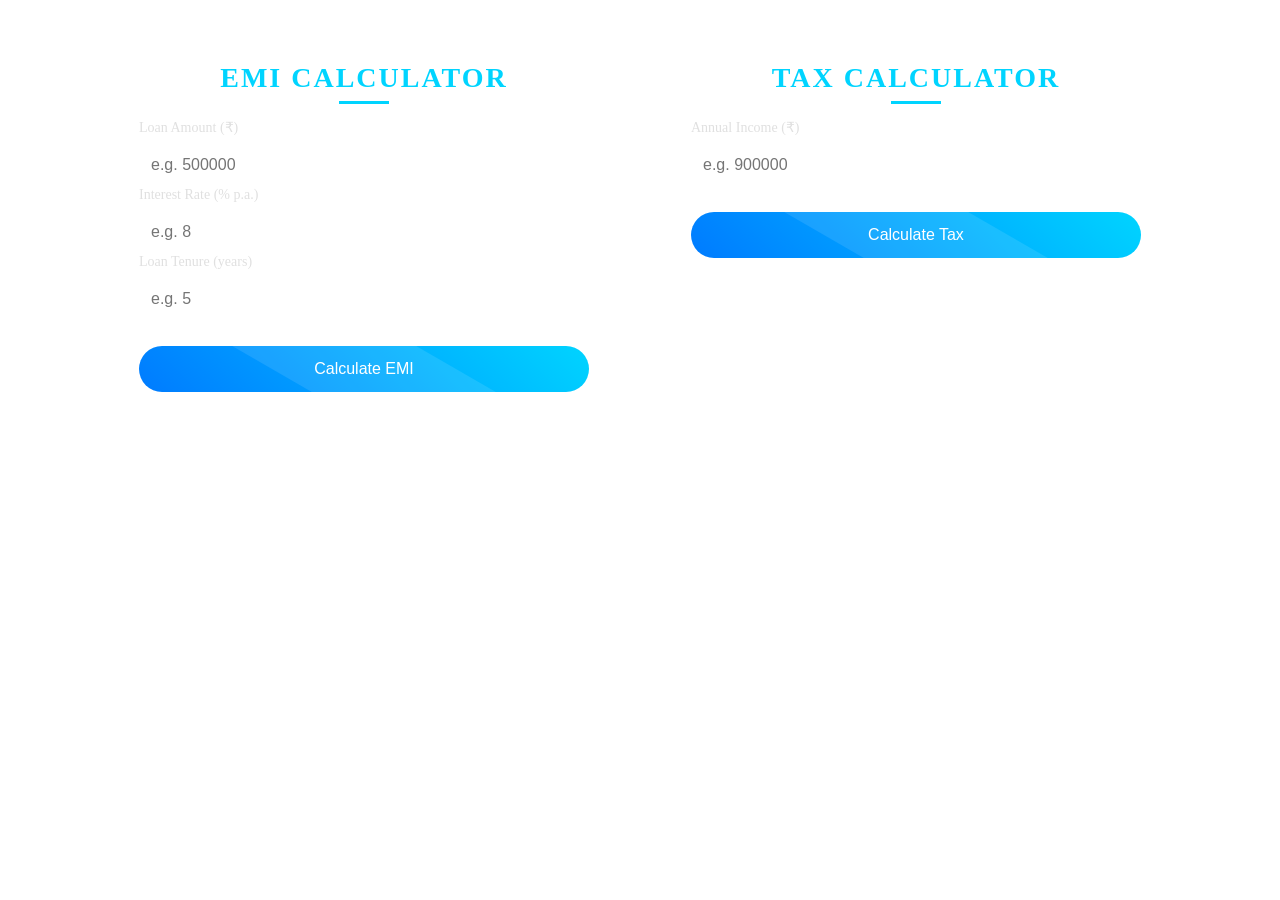
<file: public/calculator.html>
<!DOCTYPE html>
<html lang="en">
<head>
    <meta charset="UTF-8" />
    <meta name="viewport" content="width=device-width, initial-scale=1.0"/>
    
    <title>PolariX Calculator</title>
    <link rel="stylesheet" href="calculator.css">
    
</head>
<body>
    <div class="calculator-wrapper" style="display:flex;">
        <div class="calculator-card fade-in">
            <h2>EMI Calculator</h2>
            <div class="input-group">
                <label>Loan Amount (₹)</label>
                <input type="number" id="loanAmount" placeholder="e.g. 500000" />
            </div>
            <div class="input-group">
                <label>Interest Rate (% p.a.)</label>
                <input type="number" id="interestRate" placeholder="e.g. 8" />
            </div>
            <div class="input-group">
                <label>Loan Tenure (years)</label>
                <input type="number" id="tenure" placeholder="e.g. 5" />
            </div>
            <button onclick="calculateEMI()">Calculate EMI</button>
            <div class="result" id="emiResult"></div>
        </div>

        <div class="calculator-card fade-in">
            <h2>Tax Calculator</h2>
            <div class="input-group">
                <label>Annual Income (₹)</label>
                <input type="number" id="income" placeholder="e.g. 900000" />
            </div>
            <button onclick="calculateTax()">Calculate Tax</button>
            <div class="result" id="taxResult"></div>
        </div>
    </div>

    <script>
        // EMI Calculation
        function calculateEMI() {
            const P = parseFloat(document.getElementById('loanAmount').value);
            const R = parseFloat(document.getElementById('interestRate').value) / 12 / 100;
            const N = parseFloat(document.getElementById('tenure').value) * 12;

            if (isNaN(P) || isNaN(R) || isNaN(N)) {
                alert("Please enter valid loan details.");
                return;
            }

            const emi = (P * R * Math.pow(1 + R, N)) / (Math.pow(1 + R, N) - 1);
            const result = document.getElementById('emiResult');
            result.innerHTML = `<strong>Monthly EMI:</strong> ₹${emi.toFixed(2)}`;
            result.classList.add('show');
        }

        // Tax Calculation
        function calculateTax() {
            let income = parseFloat(document.getElementById('income').value);
            if (isNaN(income)) {
                alert("Please enter valid income.");
                return;
            }

            let tax = 0;
            let ra = 0;
            const slabs = [
                { limit: 300000, rate: 0 },
                { limit: 300000, rate: 0.05 },
                { limit: 300000, rate: 0.10 },
                { limit: 300000, rate: 0.15 },
                { limit: 300000, rate: 0.20 },
                { limit: Infinity, rate: 0.30 }
            ];

            for (let slab of slabs) {
                if (income > 0) {
                    let taxable = Math.min(income, slab.limit);
                    tax += taxable * slab.rate;
                    ra = slab.rate;
                    income -= taxable;
                } else break;
            }

            const result = document.getElementById('taxResult');
            result.innerHTML = `<strong>Tax Payable:</strong> ₹${tax.toFixed(2)}<br><strong>Rate:</strong> ${ra * 100}%`;
            result.classList.add('show');
        }

        // Scroll Animation
        const fadeElements = document.querySelectorAll('.fade-in');
        const observer = new IntersectionObserver((entries) => {
            entries.forEach(entry => {
                if (entry.isIntersecting) {
                    entry.target.classList.add('visible');
                }
            });
        }, { threshold: 0.1 });

        fadeElements.forEach(element => observer.observe(element));
    </script>
</body>
</html>
</file>
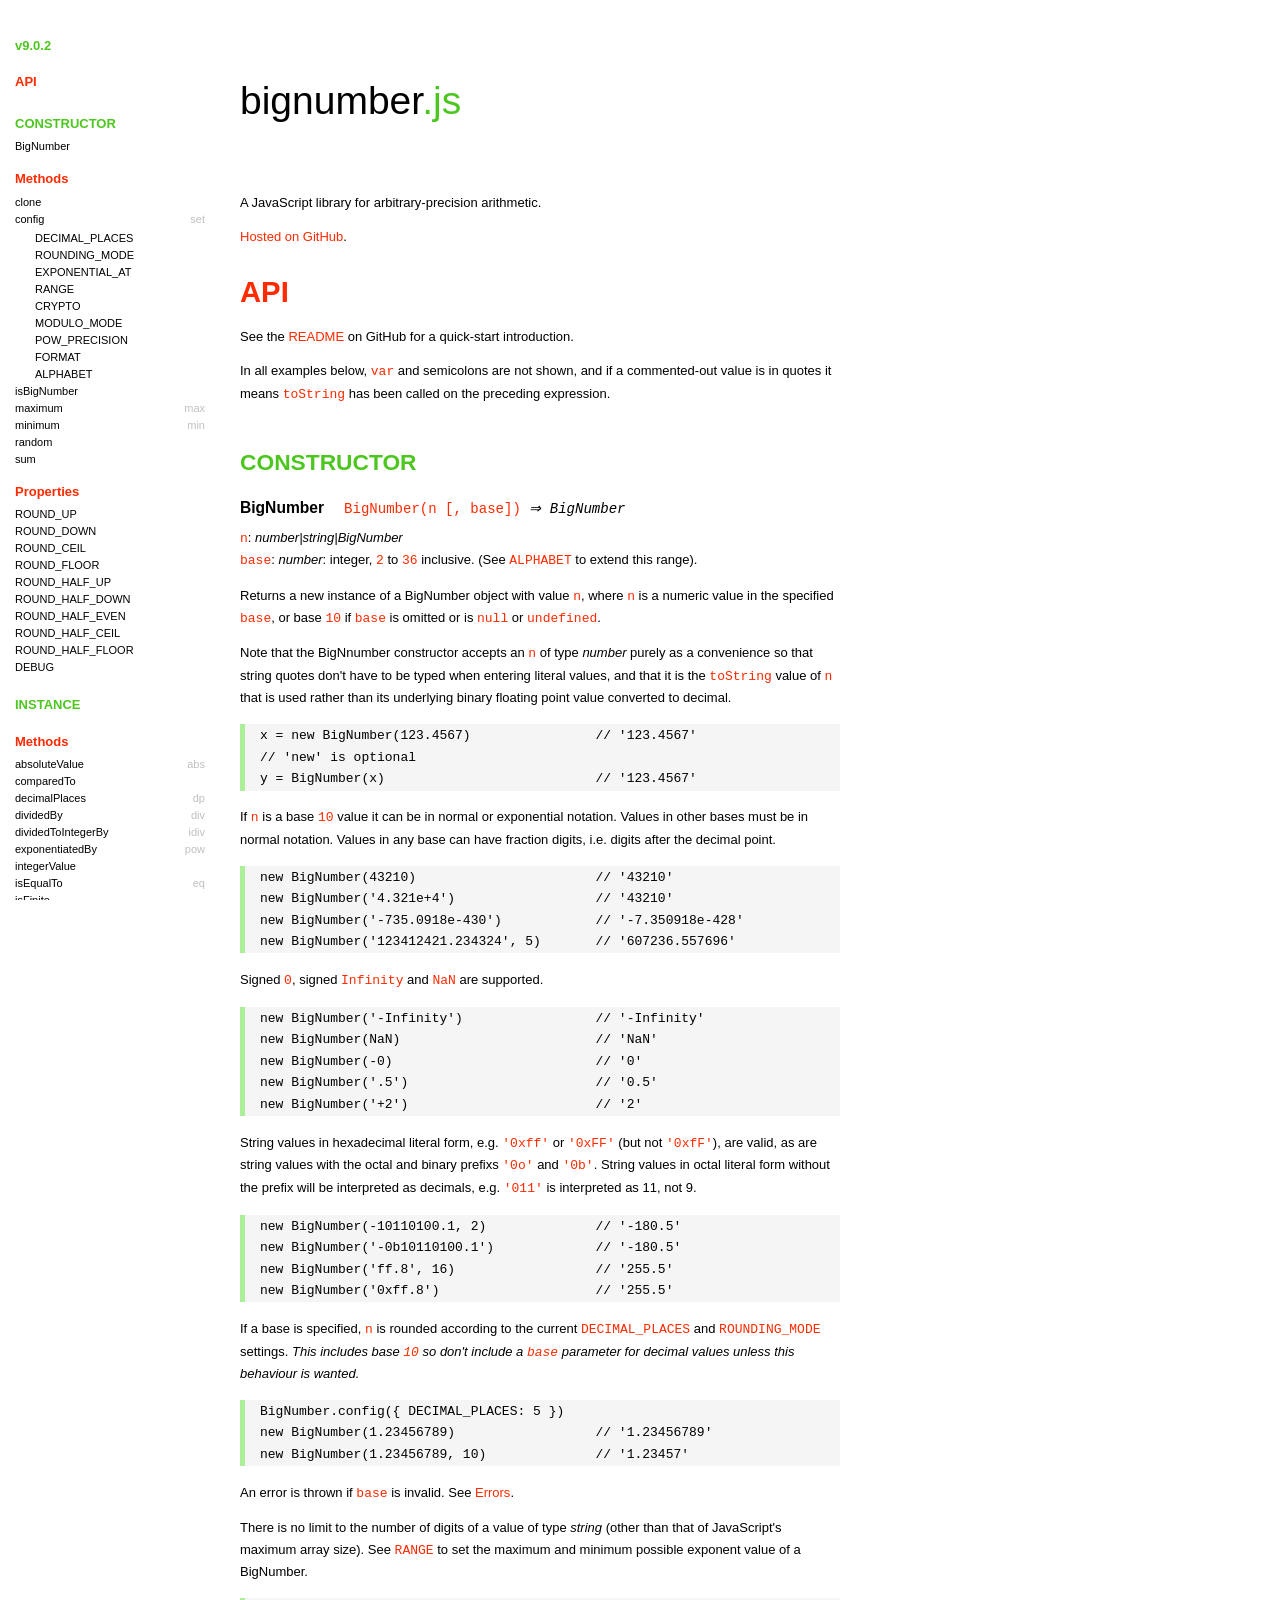
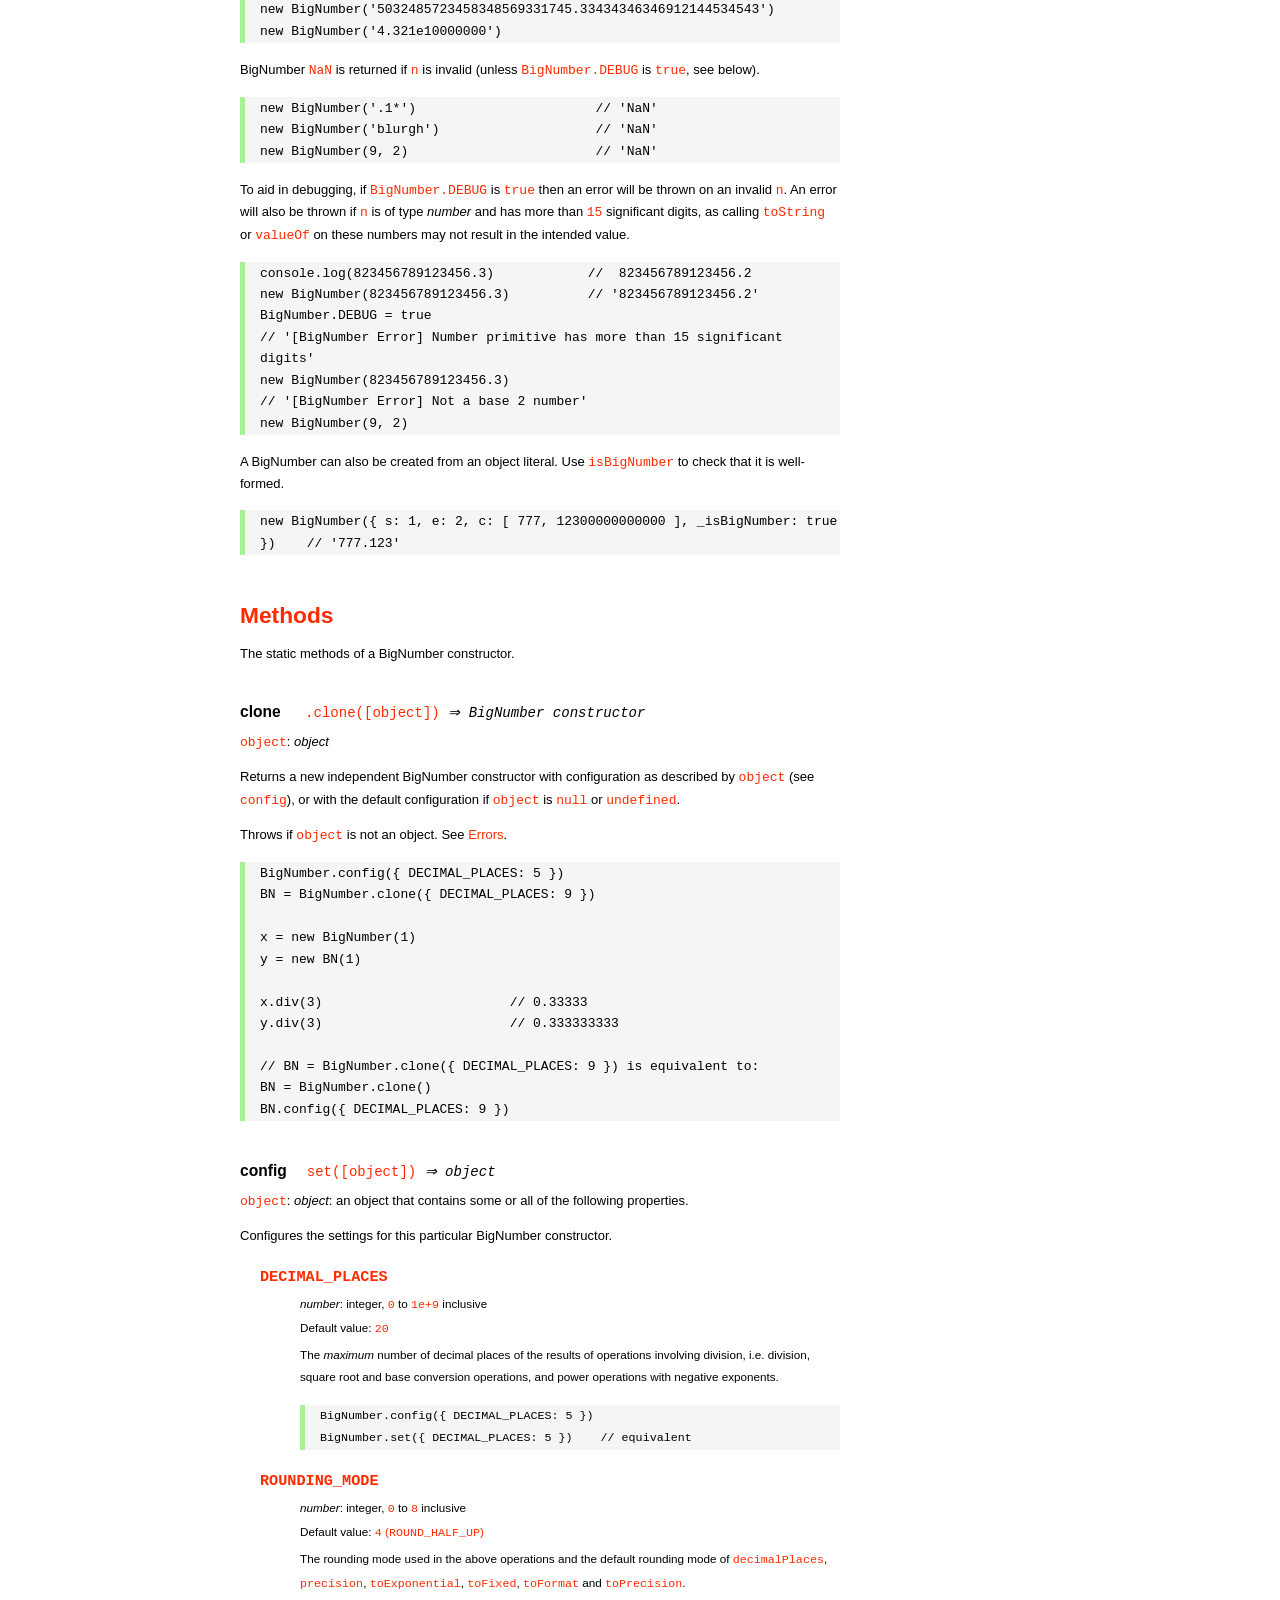
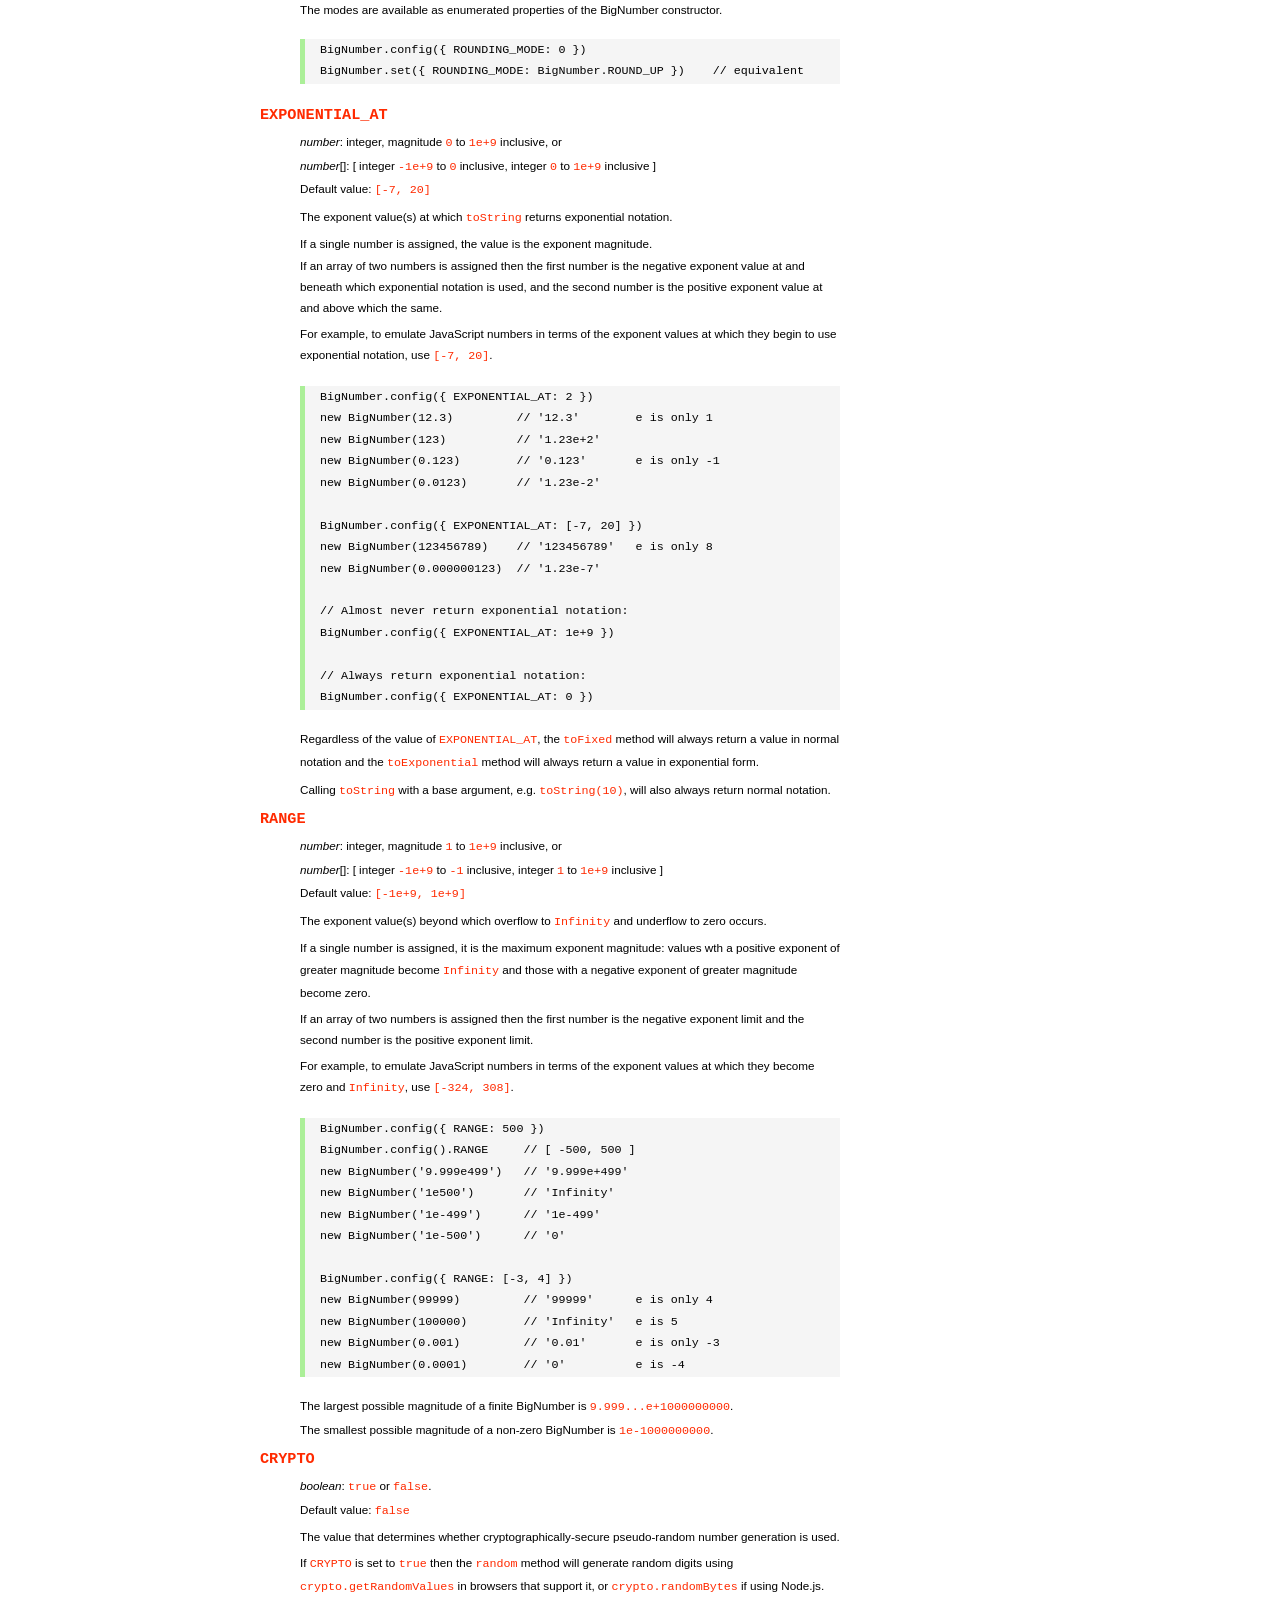
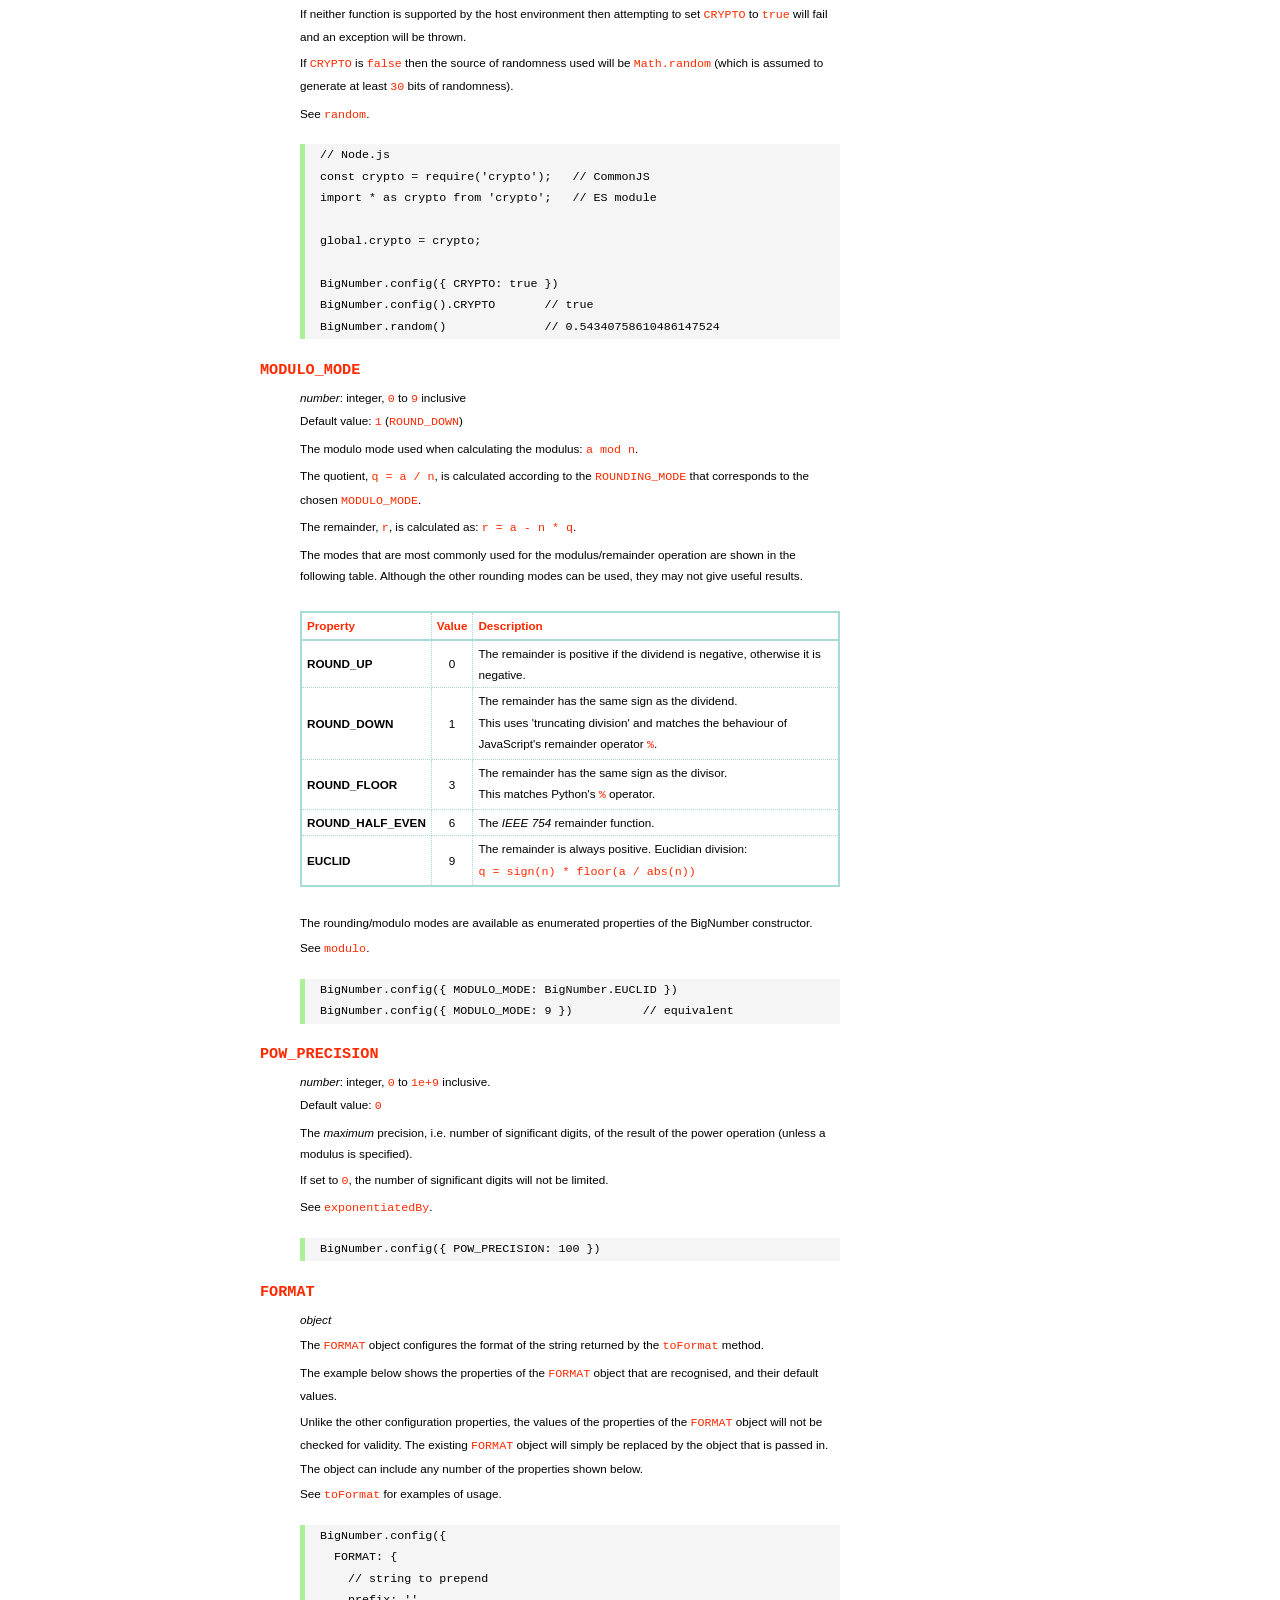
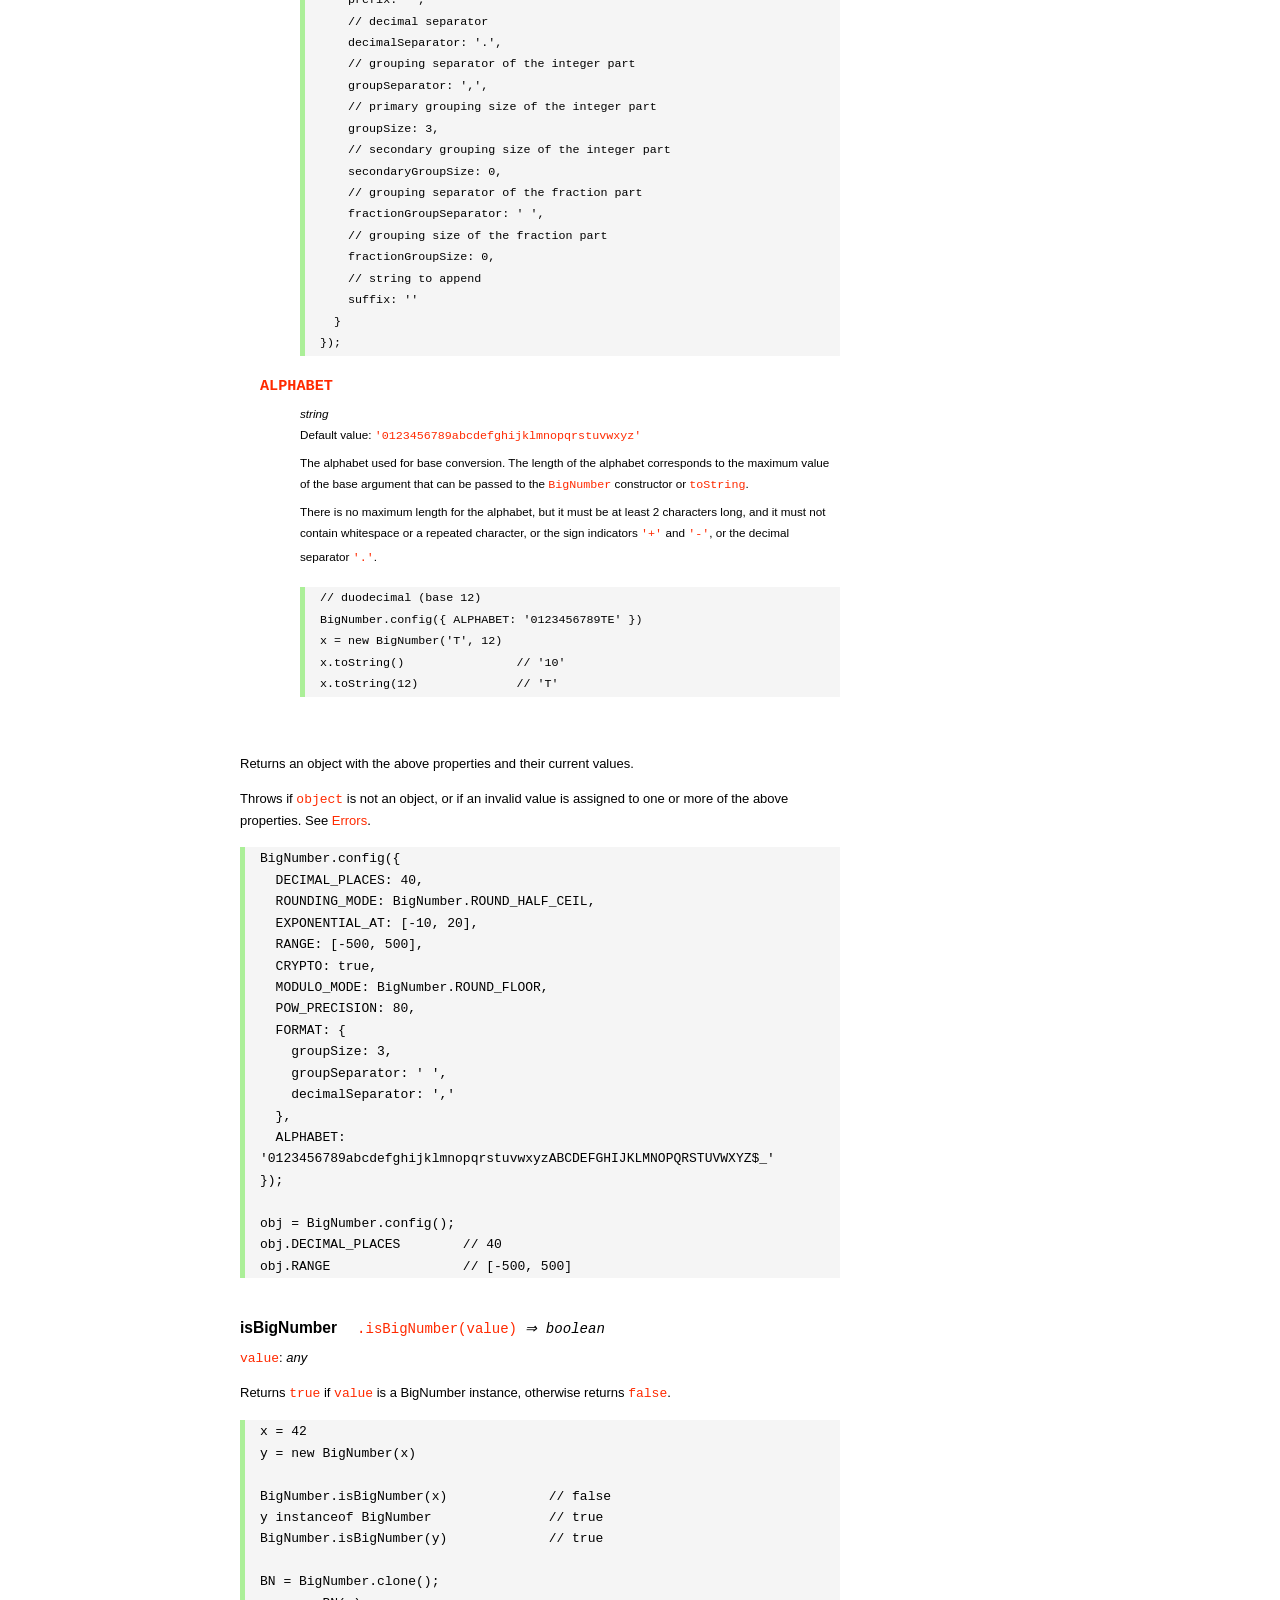
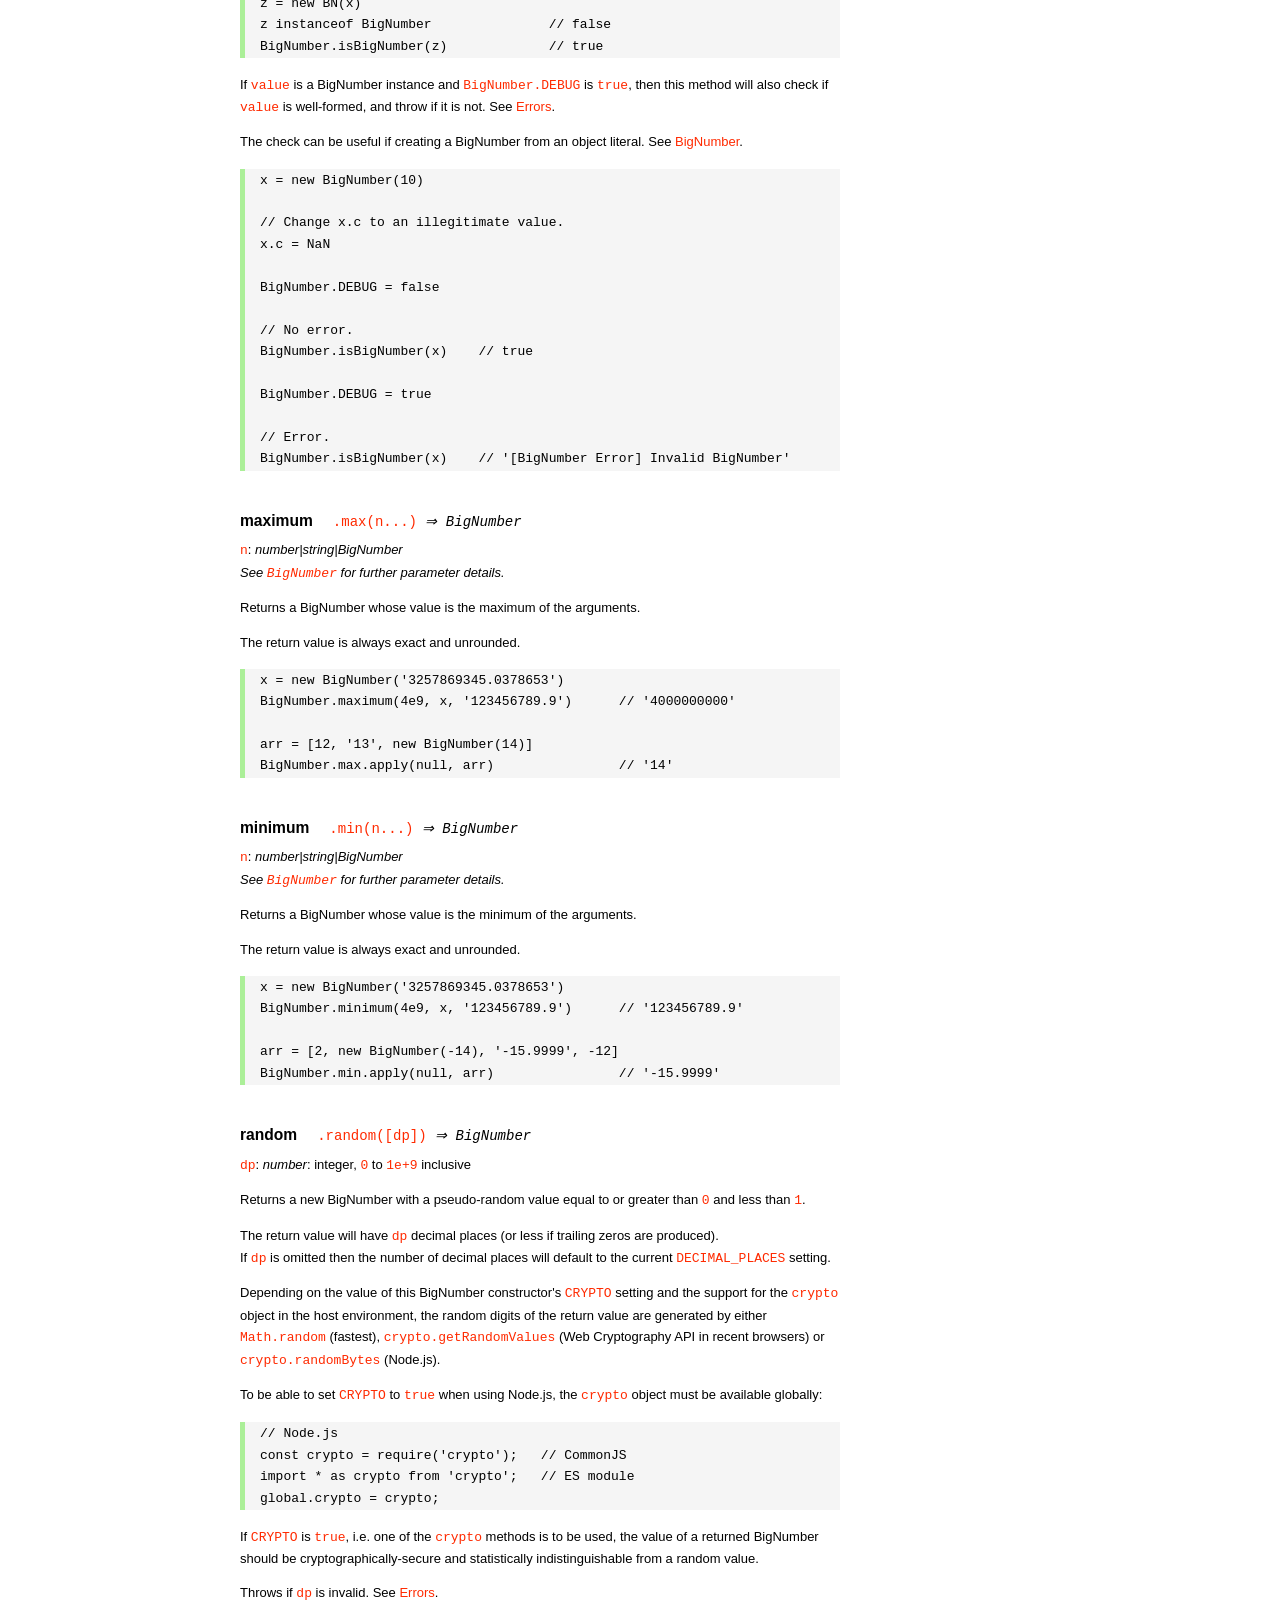
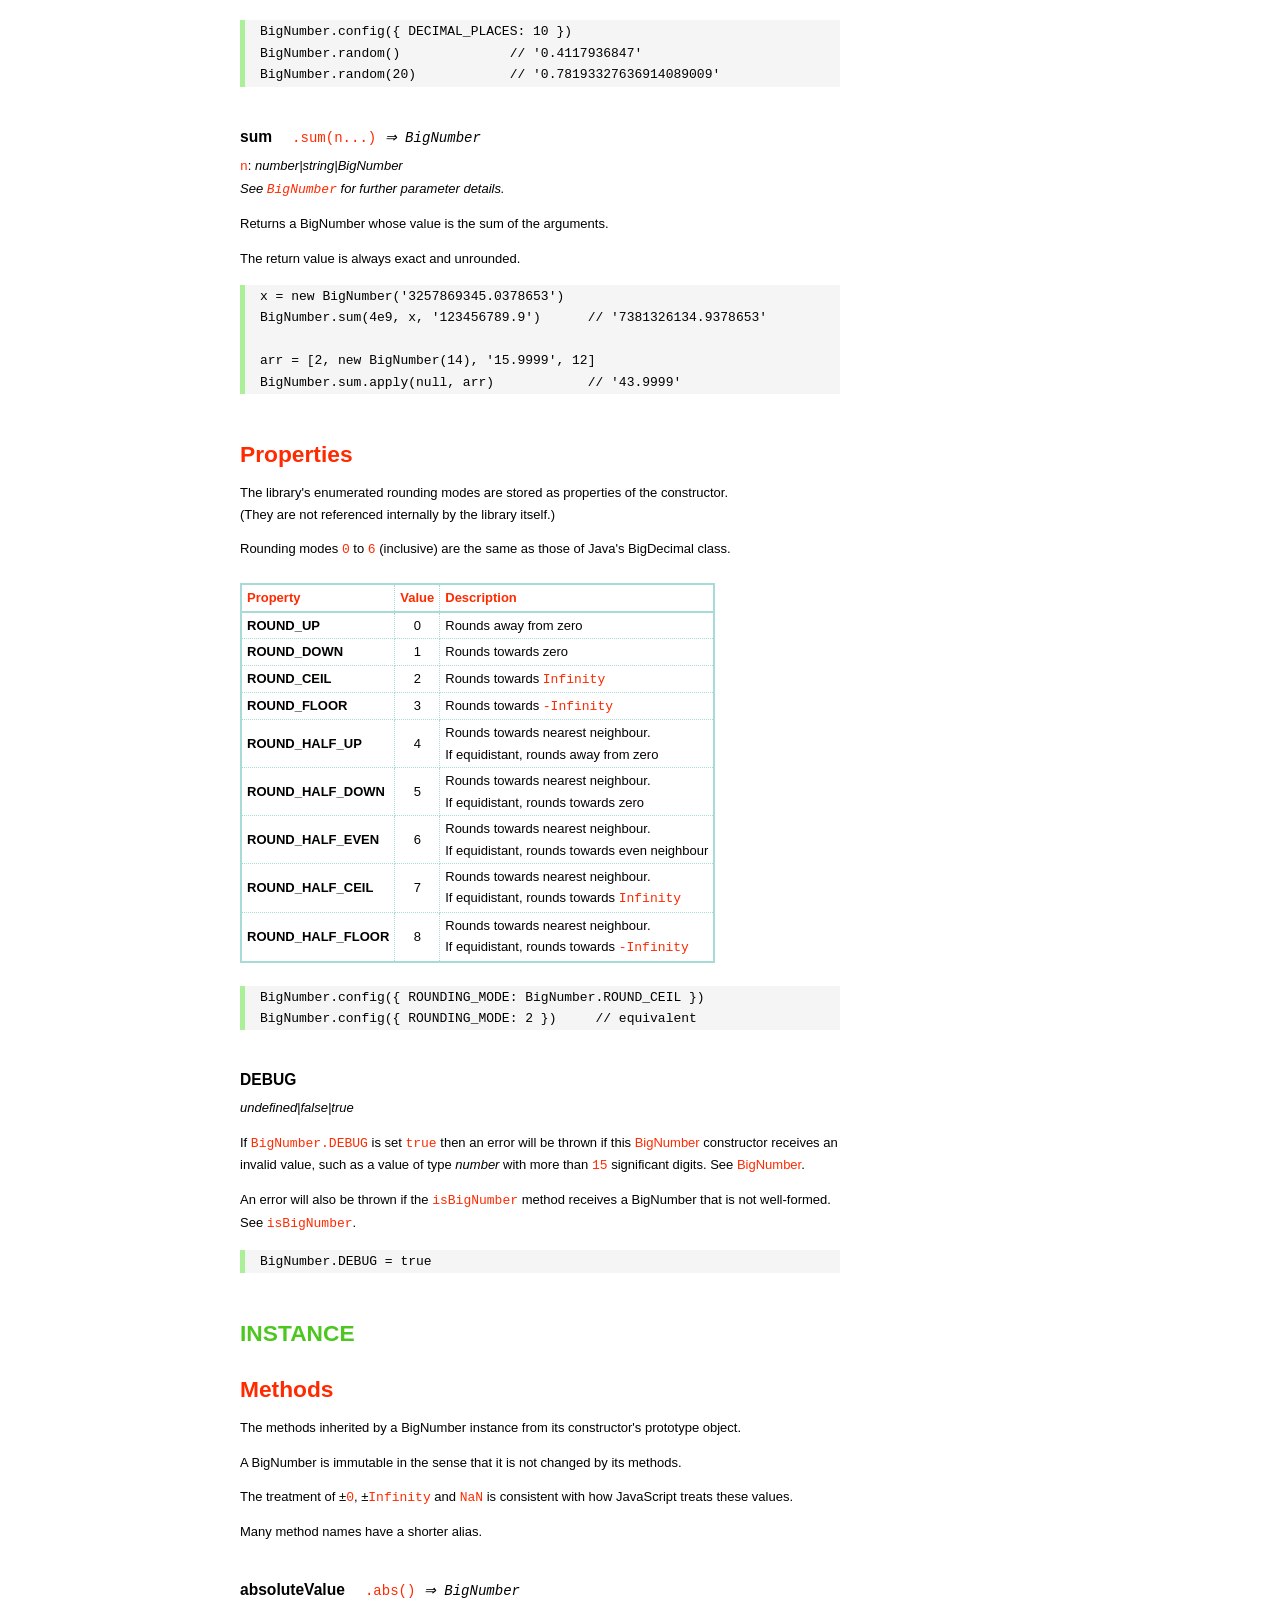
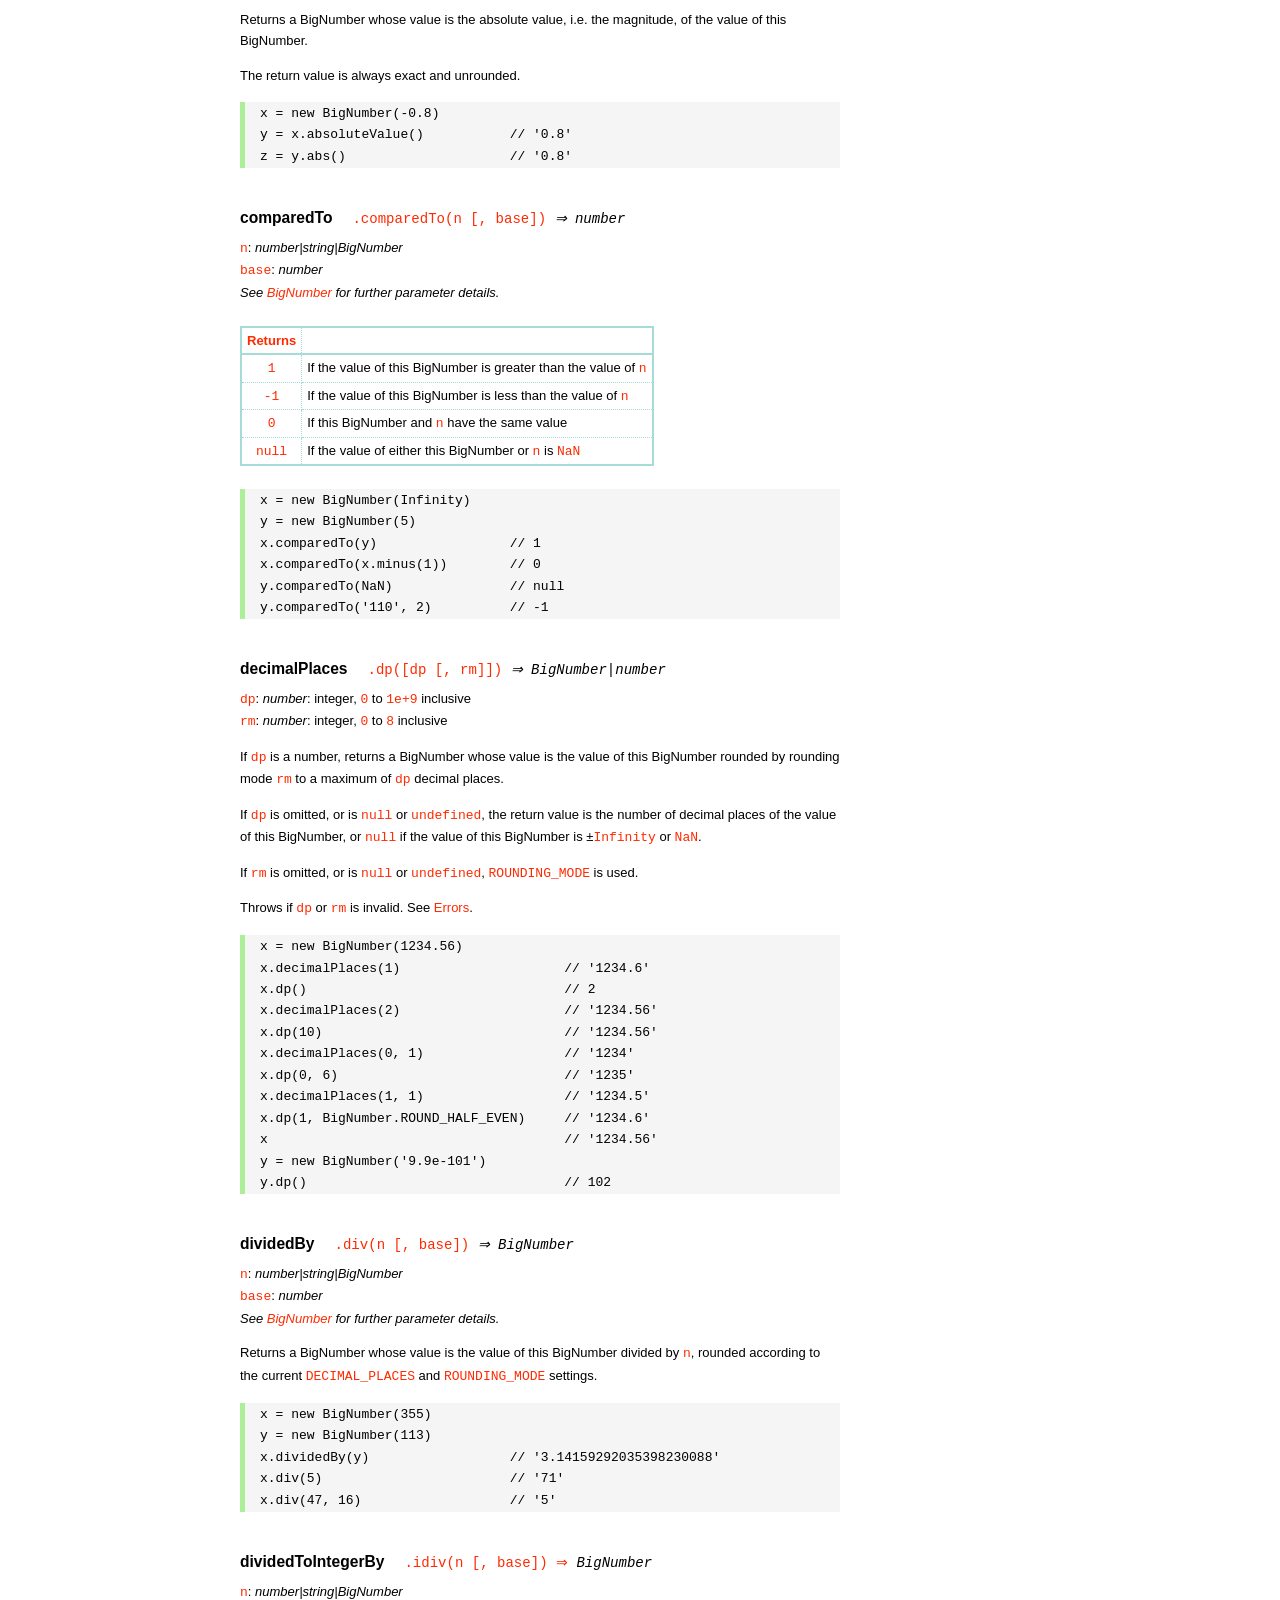
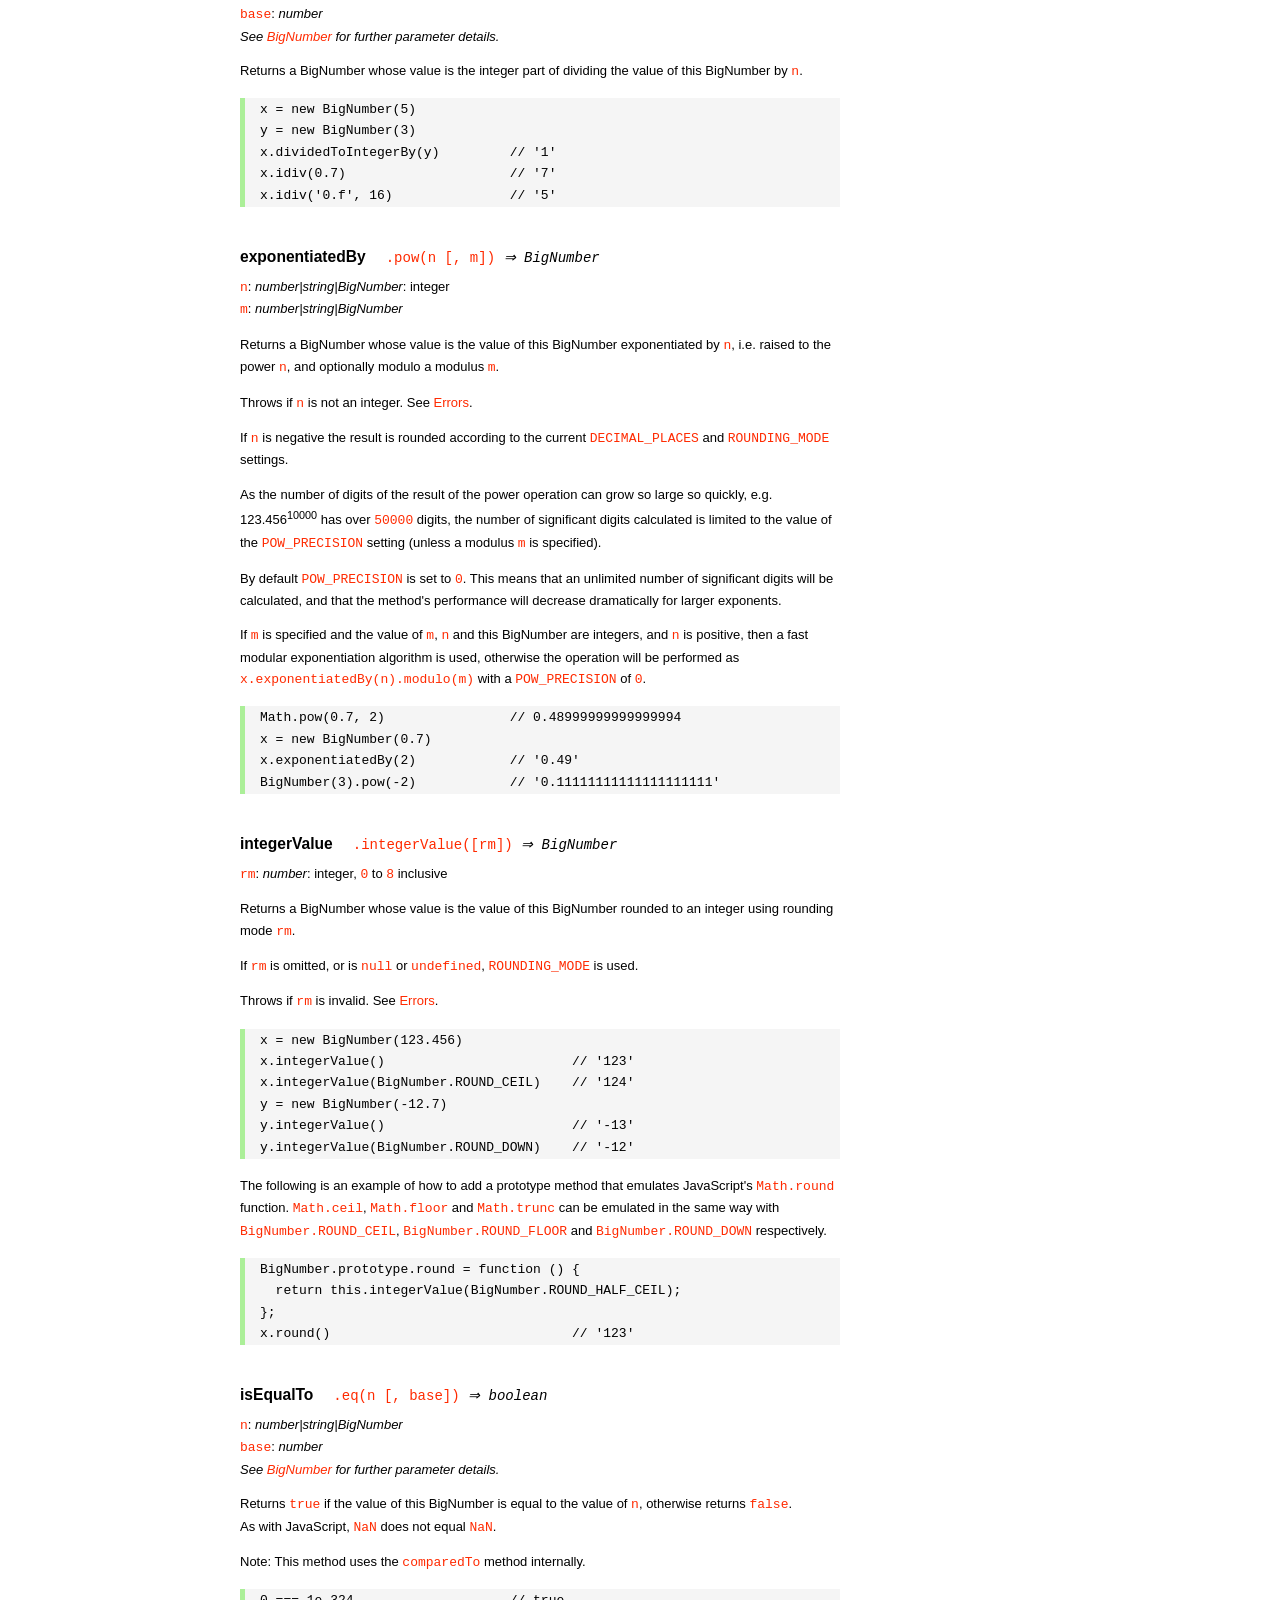
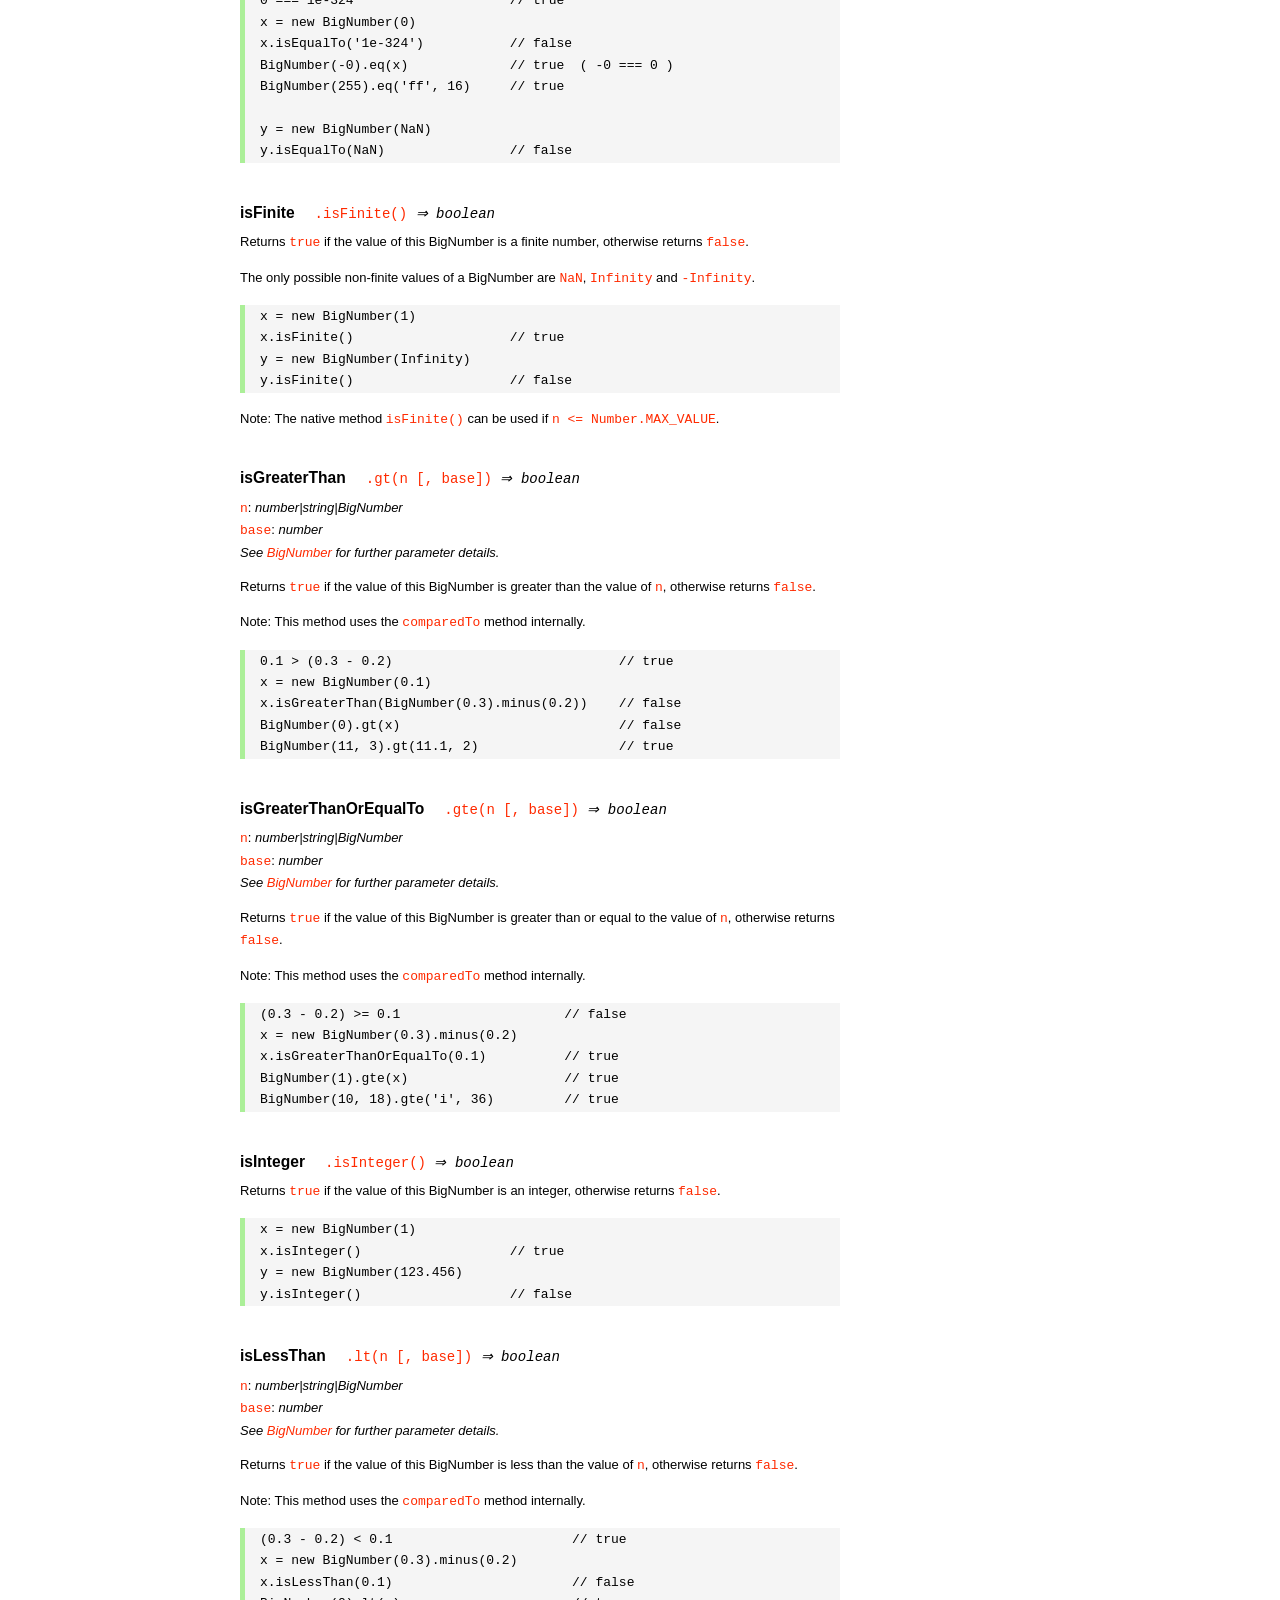
<file: backend/node_modules/bignumber.js/doc/API.html>
<!DOCTYPE HTML>
<html>
<head>
<meta charset="utf-8">
<meta http-equiv="X-UA-Compatible" content="IE=edge">
<meta name="Author" content="M Mclaughlin">
<title>bignumber.js API</title>
<style>
html{font-size:100%}
body{background:#fff;font-family:"Helvetica Neue",Helvetica,Arial,sans-serif;font-size:13px;
  line-height:1.65em;min-height:100%;margin:0}
body,i{color:#000}
.nav{background:#fff;position:fixed;top:0;bottom:0;left:0;width:200px;overflow-y:auto;
  padding:15px 0 30px 15px}
div.container{width:600px;margin:50px 0 50px 240px}
p{margin:0 0 1em;width:600px}
pre,ul{margin:1em 0}
h1,h2,h3,h4,h5{margin:0;padding:1.5em 0 0}
h1,h2{padding:.75em 0}
h1{font:400 3em Verdana,sans-serif;color:#000;margin-bottom:1em}
h2{font-size:2.25em;color:#ff2a00}
h3{font-size:1.75em;color:#4dc71f}
h4{font-size:1.75em;color:#ff2a00;padding-bottom:.75em}
h5{font-size:1.2em;margin-bottom:.4em}
h6{font-size:1.1em;margin-bottom:0.8em;padding:0.5em 0}
dd{padding-top:.35em}
dt{padding-top:.5em}
b{font-weight:700}
dt b{font-size:1.3em}
a,a:visited{color:#ff2a00;text-decoration:none}
a:active,a:hover{outline:0;text-decoration:underline}
.nav a,.nav b,.nav a:visited{display:block;color:#ff2a00;font-weight:700; margin-top:15px}
.nav b{color:#4dc71f;margin-top:20px;cursor:default;width:auto}
ul{list-style-type:none;padding:0 0 0 20px}
.nav ul{line-height:14px;padding-left:0;margin:5px 0 0}
.nav ul a,.nav ul a:visited,span{display:inline;color:#000;font-family:Verdana,Geneva,sans-serif;
  font-size:11px;font-weight:400;margin:0}
.inset,ul.inset{margin-left:20px}
.inset{font-size:.9em}
.nav li{width:auto;margin:0 0 3px}
.alias{font-style:italic;margin-left:20px}
table{border-collapse:collapse;border-spacing:0;border:2px solid #a7dbd8;margin:1.75em 0;padding:0}
td,th{text-align:left;margin:0;padding:2px 5px;border:1px dotted #a7dbd8}
th{border-top:2px solid #a7dbd8;border-bottom:2px solid #a7dbd8;color:#ff2a00}
code,pre{font-family:Consolas, monaco, monospace;font-weight:400}
pre{background:#f5f5f5;white-space:pre-wrap;word-wrap:break-word;border-left:5px solid #abef98;
  padding:1px 0 1px 15px;margin:1.2em 0}
code,.nav-title{color:#ff2a00}
.end{margin-bottom:25px}
.centre{text-align:center}
.error-table{font-size:13px;width:100%}
#faq{margin:3em 0 0}
li span{float:right;margin-right:10px;color:#c0c0c0}
#js{font:inherit;color:#4dc71f}
</style>
</head>
<body>

  <div class="nav">

    <b>v9.0.2</b>

	<a class='nav-title' href="#">API</a>

    <b> CONSTRUCTOR </b>
    <ul>
      <li><a href="#bignumber">BigNumber</a></li>
    </ul>

    <a href="#methods">Methods</a>
    <ul>
      <li><a href="#clone">clone</a></li>
      <li><a href="#config" >config</a><span>set</span></li>
      <li>
        <ul class="inset">
          <li><a href="#decimal-places">DECIMAL_PLACES</a></li>
          <li><a href="#rounding-mode" >ROUNDING_MODE</a></li>
          <li><a href="#exponential-at">EXPONENTIAL_AT</a></li>
          <li><a href="#range"         >RANGE</a></li>
          <li><a href="#crypto"        >CRYPTO</a></li>
          <li><a href="#modulo-mode"   >MODULO_MODE</a></li>
          <li><a href="#pow-precision" >POW_PRECISION</a></li>
          <li><a href="#format"        >FORMAT</a></li>
          <li><a href="#alphabet"      >ALPHABET</a></li>
        </ul>
      </li>
      <li><a href="#isBigNumber">isBigNumber</a></li>
      <li><a href="#max"        >maximum</a><span>max</span></li>
      <li><a href="#min"        >minimum</a><span>min</span></li>
      <li><a href="#random"     >random</a></li>
      <li><a href="#sum"        >sum</a></li>
    </ul>

    <a href="#constructor-properties">Properties</a>
    <ul>
      <li><a href="#round-up"        >ROUND_UP</a></li>
      <li><a href="#round-down"      >ROUND_DOWN</a></li>
      <li><a href="#round-ceil"      >ROUND_CEIL</a></li>
      <li><a href="#round-floor"     >ROUND_FLOOR</a></li>
      <li><a href="#round-half-up"   >ROUND_HALF_UP</a></li>
      <li><a href="#round-half-down" >ROUND_HALF_DOWN</a></li>
      <li><a href="#round-half-even" >ROUND_HALF_EVEN</a></li>
      <li><a href="#round-half-ceil" >ROUND_HALF_CEIL</a></li>
      <li><a href="#round-half-floor">ROUND_HALF_FLOOR</a></li>
      <li><a href="#debug"           >DEBUG</a></li>
    </ul>

    <b> INSTANCE </b>

    <a href="#prototype-methods">Methods</a>
    <ul>
      <li><a href="#abs"    >absoluteValue         </a><span>abs</span>  </li>
      <li><a href="#cmp"    >comparedTo            </a>                  </li>
      <li><a href="#dp"     >decimalPlaces         </a><span>dp</span>   </li>
      <li><a href="#div"    >dividedBy             </a><span>div</span>  </li>
      <li><a href="#divInt" >dividedToIntegerBy    </a><span>idiv</span> </li>
      <li><a href="#pow"    >exponentiatedBy       </a><span>pow</span>  </li>
      <li><a href="#int"    >integerValue          </a>                  </li>
      <li><a href="#eq"     >isEqualTo             </a><span>eq</span>   </li>
      <li><a href="#isF"    >isFinite              </a>                  </li>
      <li><a href="#gt"     >isGreaterThan         </a><span>gt</span>   </li>
      <li><a href="#gte"    >isGreaterThanOrEqualTo</a><span>gte</span>  </li>
      <li><a href="#isInt"  >isInteger             </a>                  </li>
      <li><a href="#lt"     >isLessThan            </a><span>lt</span>   </li>
      <li><a href="#lte"    >isLessThanOrEqualTo   </a><span>lte</span>  </li>
      <li><a href="#isNaN"  >isNaN                 </a>                  </li>
      <li><a href="#isNeg"  >isNegative            </a>                  </li>
      <li><a href="#isPos"  >isPositive            </a>                  </li>
      <li><a href="#isZ"    >isZero                </a>                  </li>
      <li><a href="#minus"  >minus                 </a>                  </li>
      <li><a href="#mod"    >modulo                </a><span>mod</span>  </li>
      <li><a href="#times"  >multipliedBy          </a><span>times</span></li>
      <li><a href="#neg"    >negated               </a>                  </li>
      <li><a href="#plus"   >plus                  </a>                  </li>
      <li><a href="#sd"     >precision             </a><span>sd</span>   </li>
      <li><a href="#shift"  >shiftedBy             </a>                  </li>
      <li><a href="#sqrt"   >squareRoot            </a><span>sqrt</span> </li>
      <li><a href="#toE"    >toExponential         </a>                  </li>
      <li><a href="#toFix"  >toFixed               </a>                  </li>
      <li><a href="#toFor"  >toFormat              </a>                  </li>
      <li><a href="#toFr"   >toFraction            </a>                  </li>
      <li><a href="#toJSON" >toJSON                </a>                  </li>
      <li><a href="#toN"    >toNumber              </a>                  </li>
      <li><a href="#toP"    >toPrecision           </a>                  </li>
      <li><a href="#toS"    >toString              </a>                  </li>
      <li><a href="#valueOf">valueOf               </a>                  </li>
    </ul>

    <a href="#instance-properties">Properties</a>
    <ul>
      <li><a href="#coefficient">c: coefficient</a></li>
      <li><a href="#exponent"   >e: exponent</a></li>
      <li><a href="#sign"       >s: sign</a></li>
    </ul>

    <a href="#zero-nan-infinity">Zero, NaN &amp; Infinity</a>
    <a href="#Errors">Errors</a>
    <a href="#type-coercion">Type coercion</a>
    <a class='end' href="#faq">FAQ</a>

  </div>

  <div class="container">

    <h1>bignumber<span id='js'>.js</span></h1>

    <p>A JavaScript library for arbitrary-precision arithmetic.</p>
    <p><a href="https://github.com/MikeMcl/bignumber.js">Hosted on GitHub</a>. </p>

    <h2>API</h2>

    <p>
      See the <a href='https://github.com/MikeMcl/bignumber.js'>README</a> on GitHub for a
      quick-start introduction.
    </p>
    <p>
      In all examples below, <code>var</code> and semicolons are not shown, and if a commented-out
      value is in quotes it means <code>toString</code> has been called on the preceding expression.
    </p>


    <h3>CONSTRUCTOR</h3>


    <h5 id="bignumber">
      BigNumber<code class='inset'>BigNumber(n [, base]) <i>&rArr; BigNumber</i></code>
    </h5>
    <p>
      <code>n</code>: <i>number|string|BigNumber</i><br />
      <code>base</code>: <i>number</i>: integer, <code>2</code> to <code>36</code> inclusive. (See
      <a href='#alphabet'><code>ALPHABET</code></a> to extend this range).
    </p>
    <p>
      Returns a new instance of a BigNumber object with value <code>n</code>, where <code>n</code>
      is a numeric value in the specified <code>base</code>, or base <code>10</code> if
      <code>base</code> is omitted or is <code>null</code> or <code>undefined</code>.
    </p>
    <p>
      Note that the BigNnumber constructor accepts an <code>n</code> of type <em>number</em> purely
      as a convenience so that string quotes don't have to be typed when entering literal values,
      and that it is the <code>toString</code> value of <code>n</code> that is used rather than its
      underlying binary floating point value converted to decimal. 
    </p>
    <pre>
x = new BigNumber(123.4567)                // '123.4567'
// 'new' is optional
y = BigNumber(x)                           // '123.4567'</pre>
    <p>
      If <code>n</code> is a base <code>10</code> value it can be in normal or exponential notation.
      Values in other bases must be in normal notation. Values in any base can have fraction digits,
      i.e. digits after the decimal point.
    </p>
    <pre>
new BigNumber(43210)                       // '43210'
new BigNumber('4.321e+4')                  // '43210'
new BigNumber('-735.0918e-430')            // '-7.350918e-428'
new BigNumber('123412421.234324', 5)       // '607236.557696'</pre>
    <p>
      Signed <code>0</code>, signed <code>Infinity</code> and <code>NaN</code> are supported.
    </p>
    <pre>
new BigNumber('-Infinity')                 // '-Infinity'
new BigNumber(NaN)                         // 'NaN'
new BigNumber(-0)                          // '0'
new BigNumber('.5')                        // '0.5'
new BigNumber('+2')                        // '2'</pre>
    <p>
      String values in hexadecimal literal form, e.g. <code>'0xff'</code> or <code>'0xFF'</code>
      (but not <code>'0xfF'</code>), are valid, as are string values with the octal and binary
      prefixs <code>'0o'</code> and <code>'0b'</code>. String values in octal literal form without
      the prefix will be interpreted as decimals, e.g. <code>'011'</code> is interpreted as 11, not 9.
    </p>
    <pre>
new BigNumber(-10110100.1, 2)              // '-180.5'
new BigNumber('-0b10110100.1')             // '-180.5'
new BigNumber('ff.8', 16)                  // '255.5'
new BigNumber('0xff.8')                    // '255.5'</pre>
    <p>
      If a base is specified, <code>n</code> is rounded according to the current
      <a href='#decimal-places'><code>DECIMAL_PLACES</code></a> and
      <a href='#rounding-mode'><code>ROUNDING_MODE</code></a> settings. <em>This includes base
      <code>10</code> so don't include a <code>base</code> parameter for decimal values unless
      this behaviour is wanted.</em>
    </p>
    <pre>BigNumber.config({ DECIMAL_PLACES: 5 })
new BigNumber(1.23456789)                  // '1.23456789'
new BigNumber(1.23456789, 10)              // '1.23457'</pre>
    <p>An error is thrown if <code>base</code> is invalid. See <a href='#Errors'>Errors</a>.</p>
    <p>
      There is no limit to the number of digits of a value of type <em>string</em> (other than
      that of JavaScript's maximum array size). See <a href='#range'><code>RANGE</code></a> to set
      the maximum and minimum possible exponent value of a BigNumber.
    </p>
    <pre>
new BigNumber('5032485723458348569331745.33434346346912144534543')
new BigNumber('4.321e10000000')</pre>
    <p>BigNumber <code>NaN</code> is returned if <code>n</code> is invalid
    (unless <code>BigNumber.DEBUG</code> is <code>true</code>, see below).</p>
    <pre>
new BigNumber('.1*')                       // 'NaN'
new BigNumber('blurgh')                    // 'NaN'
new BigNumber(9, 2)                        // 'NaN'</pre>
    <p>
      To aid in debugging, if <code>BigNumber.DEBUG</code> is <code>true</code> then an error will
      be thrown on an invalid <code>n</code>. An error will also be thrown if <code>n</code> is of
      type <em>number</em> and has more than <code>15</code> significant digits, as calling
      <code><a href='#toS'>toString</a></code> or <code><a href='#valueOf'>valueOf</a></code> on
      these numbers may not result in the intended value.
    </p>
      <pre>
console.log(823456789123456.3)            //  823456789123456.2
new BigNumber(823456789123456.3)          // '823456789123456.2'
BigNumber.DEBUG = true
// '[BigNumber Error] Number primitive has more than 15 significant digits'
new BigNumber(823456789123456.3)
// '[BigNumber Error] Not a base 2 number'
new BigNumber(9, 2)</pre>
    <p>
      A BigNumber can also be created from an object literal.
      Use <code><a href='#isBigNumber'>isBigNumber</a></code> to check that it is well-formed.
    </p>
    <pre>new BigNumber({ s: 1, e: 2, c: [ 777, 12300000000000 ], _isBigNumber: true })    // '777.123'</pre>




    <h4 id="methods">Methods</h4>
     <p>The static methods of a BigNumber constructor.</p>




    <h5 id="clone">clone
      <code class='inset'>.clone([object]) <i>&rArr; BigNumber constructor</i></code>
    </h5>
    <p><code>object</code>: <i>object</i></p>
    <p>
      Returns a new independent BigNumber constructor with configuration as described by
      <code>object</code> (see <a href='#config'><code>config</code></a>), or with the default
      configuration if <code>object</code> is <code>null</code> or <code>undefined</code>.
    </p>
    <p>
      Throws if <code>object</code> is not an object. See <a href='#Errors'>Errors</a>.
    </p>
    <pre>BigNumber.config({ DECIMAL_PLACES: 5 })
BN = BigNumber.clone({ DECIMAL_PLACES: 9 })

x = new BigNumber(1)
y = new BN(1)

x.div(3)                        // 0.33333
y.div(3)                        // 0.333333333

// BN = BigNumber.clone({ DECIMAL_PLACES: 9 }) is equivalent to:
BN = BigNumber.clone()
BN.config({ DECIMAL_PLACES: 9 })</pre>



    <h5 id="config">config<code class='inset'>set([object]) <i>&rArr; object</i></code></h5>
    <p>
      <code>object</code>: <i>object</i>: an object that contains some or all of the following
      properties.
    </p>
    <p>Configures the settings for this particular BigNumber constructor.</p>

    <dl class='inset'>
      <dt id="decimal-places"><code><b>DECIMAL_PLACES</b></code></dt>
      <dd>
        <i>number</i>: integer, <code>0</code> to <code>1e+9</code> inclusive<br />
        Default value: <code>20</code>
      </dd>
      <dd>
        The <em>maximum</em> number of decimal places of the results of operations involving
        division, i.e. division, square root and base conversion operations, and power operations
        with negative exponents.<br />
      </dd>
      <dd>
      <pre>BigNumber.config({ DECIMAL_PLACES: 5 })
BigNumber.set({ DECIMAL_PLACES: 5 })    // equivalent</pre>
      </dd>



      <dt id="rounding-mode"><code><b>ROUNDING_MODE</b></code></dt>
      <dd>
        <i>number</i>: integer, <code>0</code> to <code>8</code> inclusive<br />
        Default value: <code>4</code> <a href="#round-half-up">(<code>ROUND_HALF_UP</code>)</a>
      </dd>
      <dd>
        The rounding mode used in the above operations and the default rounding mode of
        <a href='#dp'><code>decimalPlaces</code></a>,
        <a href='#sd'><code>precision</code></a>,
        <a href='#toE'><code>toExponential</code></a>,
        <a href='#toFix'><code>toFixed</code></a>,
        <a href='#toFor'><code>toFormat</code></a> and
        <a href='#toP'><code>toPrecision</code></a>.
      </dd>
      <dd>The modes are available as enumerated properties of the BigNumber constructor.</dd>
       <dd>
      <pre>BigNumber.config({ ROUNDING_MODE: 0 })
BigNumber.set({ ROUNDING_MODE: BigNumber.ROUND_UP })    // equivalent</pre>
        </dd>



      <dt id="exponential-at"><code><b>EXPONENTIAL_AT</b></code></dt>
      <dd>
        <i>number</i>: integer, magnitude <code>0</code> to <code>1e+9</code> inclusive, or
        <br />
        <i>number</i>[]: [ integer <code>-1e+9</code> to <code>0</code> inclusive, integer
        <code>0</code> to <code>1e+9</code> inclusive ]<br />
        Default value: <code>[-7, 20]</code>
      </dd>
      <dd>
        The exponent value(s) at which <code>toString</code> returns exponential notation.
      </dd>
      <dd>
        If a single number is assigned, the value is the exponent magnitude.<br />
        If an array of two numbers is assigned then the first number is the negative exponent
        value at and beneath which exponential notation is used, and the second number is the
        positive exponent value at and above which the same.
      </dd>
      <dd>
        For example, to emulate JavaScript numbers in terms of the exponent values at which they
        begin to use exponential notation, use <code>[-7, 20]</code>.
      </dd>
      <dd>
      <pre>BigNumber.config({ EXPONENTIAL_AT: 2 })
new BigNumber(12.3)         // '12.3'        e is only 1
new BigNumber(123)          // '1.23e+2'
new BigNumber(0.123)        // '0.123'       e is only -1
new BigNumber(0.0123)       // '1.23e-2'

BigNumber.config({ EXPONENTIAL_AT: [-7, 20] })
new BigNumber(123456789)    // '123456789'   e is only 8
new BigNumber(0.000000123)  // '1.23e-7'

// Almost never return exponential notation:
BigNumber.config({ EXPONENTIAL_AT: 1e+9 })

// Always return exponential notation:
BigNumber.config({ EXPONENTIAL_AT: 0 })</pre>
      </dd>
      <dd>
        Regardless of the value of <code>EXPONENTIAL_AT</code>, the <code>toFixed</code> method
        will always return a value in normal notation and the <code>toExponential</code> method
        will always return a value in exponential form.
      </dd>
      <dd>
        Calling <code>toString</code> with a base argument, e.g. <code>toString(10)</code>, will
        also always return normal notation.
      </dd>



      <dt id="range"><code><b>RANGE</b></code></dt>
      <dd>
        <i>number</i>: integer, magnitude <code>1</code> to <code>1e+9</code> inclusive, or
        <br />
        <i>number</i>[]: [ integer <code>-1e+9</code> to <code>-1</code> inclusive, integer
        <code>1</code> to <code>1e+9</code> inclusive ]<br />
        Default value: <code>[-1e+9, 1e+9]</code>
      </dd>
      <dd>
        The exponent value(s) beyond which overflow to <code>Infinity</code> and underflow to
        zero occurs.
      </dd>
      <dd>
        If a single number is assigned, it is the maximum exponent magnitude: values wth a
        positive exponent of greater magnitude become <code>Infinity</code> and those with a
        negative exponent of greater magnitude become zero.
      <dd>
        If an array of two numbers is assigned then the first number is the negative exponent
        limit and the second number is the positive exponent limit.
      </dd>
      <dd>
        For example, to emulate JavaScript numbers in terms of the exponent values at which they
        become zero and <code>Infinity</code>, use <code>[-324, 308]</code>.
      </dd>
      <dd>
      <pre>BigNumber.config({ RANGE: 500 })
BigNumber.config().RANGE     // [ -500, 500 ]
new BigNumber('9.999e499')   // '9.999e+499'
new BigNumber('1e500')       // 'Infinity'
new BigNumber('1e-499')      // '1e-499'
new BigNumber('1e-500')      // '0'

BigNumber.config({ RANGE: [-3, 4] })
new BigNumber(99999)         // '99999'      e is only 4
new BigNumber(100000)        // 'Infinity'   e is 5
new BigNumber(0.001)         // '0.01'       e is only -3
new BigNumber(0.0001)        // '0'          e is -4</pre>
      </dd>
      <dd>
        The largest possible magnitude of a finite BigNumber is
        <code>9.999...e+1000000000</code>.<br />
        The smallest possible magnitude of a non-zero BigNumber is <code>1e-1000000000</code>.
      </dd>



      <dt id="crypto"><code><b>CRYPTO</b></code></dt>
      <dd>
        <i>boolean</i>: <code>true</code> or <code>false</code>.<br />
        Default value: <code>false</code>
      </dd>
      <dd>
        The value that determines whether cryptographically-secure pseudo-random number
        generation is used.
      </dd>
      <dd>
        If <code>CRYPTO</code> is set to <code>true</code> then the
        <a href='#random'><code>random</code></a> method will generate random digits using
        <code>crypto.getRandomValues</code> in browsers that support it, or
        <code>crypto.randomBytes</code> if using Node.js.
      </dd>
      <dd>
        If neither function is supported by the host environment then attempting to set
        <code>CRYPTO</code> to <code>true</code> will fail and an exception will be thrown.
      </dd>
      <dd>
        If <code>CRYPTO</code> is <code>false</code> then the source of randomness used will be
        <code>Math.random</code> (which is assumed to generate at least <code>30</code> bits of
        randomness).
      </dd>
      <dd>See <a href='#random'><code>random</code></a>.</dd>
      <dd>
      <pre>
// Node.js
const crypto = require('crypto');   // CommonJS
import * as crypto from 'crypto';   // ES module

global.crypto = crypto;

BigNumber.config({ CRYPTO: true })
BigNumber.config().CRYPTO       // true
BigNumber.random()              // 0.54340758610486147524</pre>
      </dd>



      <dt id="modulo-mode"><code><b>MODULO_MODE</b></code></dt>
      <dd>
        <i>number</i>: integer, <code>0</code> to <code>9</code> inclusive<br />
        Default value: <code>1</code> (<a href="#round-down"><code>ROUND_DOWN</code></a>)
      </dd>
      <dd>The modulo mode used when calculating the modulus: <code>a mod n</code>.</dd>
      <dd>
        The quotient, <code>q = a / n</code>, is calculated according to the
        <a href='#rounding-mode'><code>ROUNDING_MODE</code></a> that corresponds to the chosen
        <code>MODULO_MODE</code>.
      </dd>
      <dd>The remainder, <code>r</code>, is calculated as: <code>r = a - n * q</code>.</dd>
      <dd>
        The modes that are most commonly used for the modulus/remainder operation are shown in
        the following table. Although the other rounding modes can be used, they may not give
        useful results.
      </dd>
      <dd>
        <table>
          <tr><th>Property</th><th>Value</th><th>Description</th></tr>
          <tr>
            <td><b>ROUND_UP</b></td><td class='centre'>0</td>
            <td>
              The remainder is positive if the dividend is negative, otherwise it is negative.
            </td>
          </tr>
          <tr>
            <td><b>ROUND_DOWN</b></td><td class='centre'>1</td>
            <td>
              The remainder has the same sign as the dividend.<br />
              This uses 'truncating division' and matches the behaviour of JavaScript's
              remainder operator <code>%</code>.
            </td>
          </tr>
          <tr>
            <td><b>ROUND_FLOOR</b></td><td class='centre'>3</td>
            <td>
              The remainder has the same sign as the divisor.<br />
              This matches Python's <code>%</code> operator.
            </td>
          </tr>
          <tr>
            <td><b>ROUND_HALF_EVEN</b></td><td class='centre'>6</td>
            <td>The <i>IEEE 754</i> remainder function.</td>
          </tr>
           <tr>
             <td><b>EUCLID</b></td><td class='centre'>9</td>
             <td>
               The remainder is always positive. Euclidian division: <br />
               <code>q = sign(n) * floor(a / abs(n))</code>
             </td>
           </tr>
        </table>
      </dd>
      <dd>
        The rounding/modulo modes are available as enumerated properties of the BigNumber
        constructor.
      </dd>
      <dd>See <a href='#mod'><code>modulo</code></a>.</dd>
      <dd>
        <pre>BigNumber.config({ MODULO_MODE: BigNumber.EUCLID })
BigNumber.config({ MODULO_MODE: 9 })          // equivalent</pre>
      </dd>



      <dt id="pow-precision"><code><b>POW_PRECISION</b></code></dt>
      <dd>
        <i>number</i>: integer, <code>0</code> to <code>1e+9</code> inclusive.<br />
        Default value: <code>0</code>
      </dd>
      <dd>
        The <i>maximum</i> precision, i.e. number of significant digits, of the result of the power
        operation (unless a modulus is specified).
      </dd>
      <dd>If set to <code>0</code>, the number of significant digits will not be limited.</dd>
      <dd>See <a href='#pow'><code>exponentiatedBy</code></a>.</dd>
      <dd><pre>BigNumber.config({ POW_PRECISION: 100 })</pre></dd>



      <dt id="format"><code><b>FORMAT</b></code></dt>
      <dd><i>object</i></dd>
      <dd>
        The <code>FORMAT</code> object configures the format of the string returned by the
        <a href='#toFor'><code>toFormat</code></a> method.
      </dd>
      <dd>
        The example below shows the properties of the <code>FORMAT</code> object that are
        recognised, and their default values.
      </dd>
      <dd>
         Unlike the other configuration properties, the values of the properties of the
         <code>FORMAT</code> object will not be checked for validity. The existing
         <code>FORMAT</code> object will simply be replaced by the object that is passed in.
         The object can include any number of the properties shown below.
      </dd>
      <dd>See <a href='#toFor'><code>toFormat</code></a> for examples of usage.</dd>
      <dd>
      <pre>
BigNumber.config({
  FORMAT: {
    // string to prepend
    prefix: '',
    // decimal separator
    decimalSeparator: '.',
    // grouping separator of the integer part
    groupSeparator: ',',
    // primary grouping size of the integer part
    groupSize: 3,
    // secondary grouping size of the integer part
    secondaryGroupSize: 0,
    // grouping separator of the fraction part
    fractionGroupSeparator: ' ',
    // grouping size of the fraction part
    fractionGroupSize: 0,
    // string to append
    suffix: ''
  }
});</pre>
      </dd>



      <dt id="alphabet"><code><b>ALPHABET</b></code></dt>
      <dd>
        <i>string</i><br />
        Default value: <code>'0123456789abcdefghijklmnopqrstuvwxyz'</code>
      </dd>
      <dd>
        The alphabet used for base conversion. The length of the alphabet corresponds to the
        maximum value of the base argument that can be passed to the
        <a href='#bignumber'><code>BigNumber</code></a> constructor or
        <a href='#toS'><code>toString</code></a>.
      </dd>
      <dd>
        There is no maximum length for the alphabet, but it must be at least 2 characters long, and
        it must not contain whitespace or a repeated character, or the sign indicators
        <code>'+'</code> and <code>'-'</code>, or the decimal separator <code>'.'</code>.
      </dd>
      <dd>
        <pre>// duodecimal (base 12)
BigNumber.config({ ALPHABET: '0123456789TE' })
x = new BigNumber('T', 12)
x.toString()                // '10'
x.toString(12)              // 'T'</pre>
      </dd>



    </dl>
    <br /><br />
    <p>Returns an object with the above properties and their current values.</p>
    <p>
      Throws if <code>object</code> is not an object, or if an invalid value is assigned to
      one or more of the above properties. See <a href='#Errors'>Errors</a>.
    </p>
    <pre>
BigNumber.config({
  DECIMAL_PLACES: 40,
  ROUNDING_MODE: BigNumber.ROUND_HALF_CEIL,
  EXPONENTIAL_AT: [-10, 20],
  RANGE: [-500, 500],
  CRYPTO: true,
  MODULO_MODE: BigNumber.ROUND_FLOOR,
  POW_PRECISION: 80,
  FORMAT: {
    groupSize: 3,
    groupSeparator: ' ',
    decimalSeparator: ','
  },
  ALPHABET: '0123456789abcdefghijklmnopqrstuvwxyzABCDEFGHIJKLMNOPQRSTUVWXYZ$_'
});

obj = BigNumber.config();
obj.DECIMAL_PLACES        // 40
obj.RANGE                 // [-500, 500]</pre>



    <h5 id="isBigNumber">
      isBigNumber<code class='inset'>.isBigNumber(value) <i>&rArr; boolean</i></code>
    </h5>
    <p><code>value</code>: <i>any</i><br /></p>
    <p>
      Returns <code>true</code> if <code>value</code> is a BigNumber instance, otherwise returns
      <code>false</code>.
    </p>
    <pre>x = 42
y = new BigNumber(x)

BigNumber.isBigNumber(x)             // false
y instanceof BigNumber               // true
BigNumber.isBigNumber(y)             // true

BN = BigNumber.clone();
z = new BN(x)
z instanceof BigNumber               // false
BigNumber.isBigNumber(z)             // true</pre>
    <p>
      If <code>value</code> is a BigNumber instance and <code>BigNumber.DEBUG</code> is <code>true</code>,
      then this method will also check if <code>value</code> is well-formed, and throw if it is not.
      See <a href='#Errors'>Errors</a>.
    </p>
    <p>
      The check can be useful if creating a BigNumber from an object literal.
      See <a href='#bignumber'>BigNumber</a>.
    </p>
    <pre>
x = new BigNumber(10)

// Change x.c to an illegitimate value.
x.c = NaN

BigNumber.DEBUG = false

// No error.
BigNumber.isBigNumber(x)    // true

BigNumber.DEBUG = true

// Error.
BigNumber.isBigNumber(x)    // '[BigNumber Error] Invalid BigNumber'</pre>



    <h5 id="max">maximum<code class='inset'>.max(n...) <i>&rArr; BigNumber</i></code></h5>
    <p>
      <code>n</code>: <i>number|string|BigNumber</i><br />
      <i>See <code><a href="#bignumber">BigNumber</a></code> for further parameter details.</i>
    </p>
    <p>
      Returns a BigNumber whose value is the maximum of the arguments.
    </p>
    <p>The return value is always exact and unrounded.</p>
    <pre>x = new BigNumber('3257869345.0378653')
BigNumber.maximum(4e9, x, '123456789.9')      // '4000000000'

arr = [12, '13', new BigNumber(14)]
BigNumber.max.apply(null, arr)                // '14'</pre>



    <h5 id="min">minimum<code class='inset'>.min(n...) <i>&rArr; BigNumber</i></code></h5>
    <p>
      <code>n</code>: <i>number|string|BigNumber</i><br />
      <i>See <code><a href="#bignumber">BigNumber</a></code> for further parameter details.</i>
    </p>
    <p>
      Returns a BigNumber whose value is the minimum of the arguments.
    </p>
    <p>The return value is always exact and unrounded.</p>
    <pre>x = new BigNumber('3257869345.0378653')
BigNumber.minimum(4e9, x, '123456789.9')      // '123456789.9'

arr = [2, new BigNumber(-14), '-15.9999', -12]
BigNumber.min.apply(null, arr)                // '-15.9999'</pre>



    <h5 id="random">
      random<code class='inset'>.random([dp]) <i>&rArr; BigNumber</i></code>
    </h5>
    <p><code>dp</code>: <i>number</i>: integer, <code>0</code> to <code>1e+9</code> inclusive</p>
    <p>
      Returns a new BigNumber with a pseudo-random value equal to or greater than <code>0</code> and
      less than <code>1</code>.
    </p>
    <p>
      The return value will have <code>dp</code> decimal places (or less if trailing zeros are
      produced).<br />
      If <code>dp</code> is omitted then the number of decimal places will default to the current
      <a href='#decimal-places'><code>DECIMAL_PLACES</code></a> setting.
    </p>
    <p>
      Depending on the value of this BigNumber constructor's
      <a href='#crypto'><code>CRYPTO</code></a> setting and the support for the
      <code>crypto</code> object in the host environment, the random digits of the return value are
      generated by either <code>Math.random</code> (fastest), <code>crypto.getRandomValues</code>
      (Web Cryptography API in recent browsers) or <code>crypto.randomBytes</code> (Node.js).
    </p>
    <p>
      To be able to set <a href='#crypto'><code>CRYPTO</code></a> to <code>true</code> when using
      Node.js, the <code>crypto</code> object must be available globally:
    </p>
    <pre>// Node.js
const crypto = require('crypto');   // CommonJS
import * as crypto from 'crypto';   // ES module
global.crypto = crypto;</pre>
    <p>
      If <a href='#crypto'><code>CRYPTO</code></a> is <code>true</code>, i.e. one of the
      <code>crypto</code> methods is to be used, the value of a returned BigNumber should be
      cryptographically-secure and statistically indistinguishable from a random value.
    </p>
    <p>
      Throws if <code>dp</code> is invalid. See <a href='#Errors'>Errors</a>.
    </p>
    <pre>BigNumber.config({ DECIMAL_PLACES: 10 })
BigNumber.random()              // '0.4117936847'
BigNumber.random(20)            // '0.78193327636914089009'</pre>



    <h5 id="sum">sum<code class='inset'>.sum(n...) <i>&rArr; BigNumber</i></code></h5>
    <p>
      <code>n</code>: <i>number|string|BigNumber</i><br />
      <i>See <code><a href="#bignumber">BigNumber</a></code> for further parameter details.</i>
    </p>
    <p>Returns a BigNumber whose value is the sum of the arguments.</p>
    <p>The return value is always exact and unrounded.</p>
    <pre>x = new BigNumber('3257869345.0378653')
BigNumber.sum(4e9, x, '123456789.9')      // '7381326134.9378653'

arr = [2, new BigNumber(14), '15.9999', 12]
BigNumber.sum.apply(null, arr)            // '43.9999'</pre>



    <h4 id="constructor-properties">Properties</h4>
    <p>
      The library's enumerated rounding modes are stored as properties of the constructor.<br />
      (They are not referenced internally by the library itself.)
    </p>
    <p>
      Rounding modes <code>0</code> to <code>6</code> (inclusive) are the same as those of Java's
      BigDecimal class.
    </p>
    <table>
      <tr>
        <th>Property</th>
        <th>Value</th>
        <th>Description</th>
      </tr>
      <tr>
        <td id="round-up"><b>ROUND_UP</b></td>
        <td class='centre'>0</td>
        <td>Rounds away from zero</td>
      </tr>
      <tr>
        <td id="round-down"><b>ROUND_DOWN</b></td>
        <td class='centre'>1</td>
        <td>Rounds towards zero</td>
      </tr>
      <tr>
        <td id="round-ceil"><b>ROUND_CEIL</b></td>
        <td class='centre'>2</td>
        <td>Rounds towards <code>Infinity</code></td>
      </tr>
      <tr>
        <td id="round-floor"><b>ROUND_FLOOR</b></td>
        <td class='centre'>3</td>
        <td>Rounds towards <code>-Infinity</code></td>
      </tr>
      <tr>
        <td id="round-half-up"><b>ROUND_HALF_UP</b></td>
        <td class='centre'>4</td>
        <td>
          Rounds towards nearest neighbour.<br />
          If equidistant, rounds away from zero
        </td>
      </tr>
      <tr>
        <td id="round-half-down"><b>ROUND_HALF_DOWN</b></td>
        <td class='centre'>5</td>
        <td>
          Rounds towards nearest neighbour.<br />
          If equidistant, rounds towards zero
        </td>
      </tr>
      <tr>
        <td id="round-half-even"><b>ROUND_HALF_EVEN</b></td>
        <td class='centre'>6</td>
        <td>
          Rounds towards nearest neighbour.<br />
          If equidistant, rounds towards even neighbour
        </td>
      </tr>
      <tr>
        <td id="round-half-ceil"><b>ROUND_HALF_CEIL</b></td>
        <td class='centre'>7</td>
        <td>
          Rounds towards nearest neighbour.<br />
          If equidistant, rounds towards <code>Infinity</code>
        </td>
      </tr>
      <tr>
        <td id="round-half-floor"><b>ROUND_HALF_FLOOR</b></td>
        <td class='centre'>8</td>
        <td>
          Rounds towards nearest neighbour.<br />
          If equidistant, rounds towards <code>-Infinity</code>
        </td>
      </tr>
    </table>
    <pre>
BigNumber.config({ ROUNDING_MODE: BigNumber.ROUND_CEIL })
BigNumber.config({ ROUNDING_MODE: 2 })     // equivalent</pre>

    <h5 id="debug">DEBUG</h5>
    <p><i>undefined|false|true</i></p>
    <p>
      If <code>BigNumber.DEBUG</code> is set <code>true</code> then an error will be thrown
      if this <a href='#bignumber'>BigNumber</a> constructor receives an invalid value, such as
      a value of type <em>number</em> with more than <code>15</code> significant digits.
      See <a href='#bignumber'>BigNumber</a>.
    </p>
    <p>
      An error will also be thrown if the <code><a href='#isBigNumber'>isBigNumber</a></code>
      method receives a BigNumber that is not well-formed.
      See <code><a href='#isBigNumber'>isBigNumber</a></code>.
    </p>
    <pre>BigNumber.DEBUG = true</pre>


    <h3>INSTANCE</h3>


    <h4 id="prototype-methods">Methods</h4>
    <p>The methods inherited by a BigNumber instance from its constructor's prototype object.</p>
    <p>A BigNumber is immutable in the sense that it is not changed by its methods. </p>
    <p>
      The treatment of &plusmn;<code>0</code>, &plusmn;<code>Infinity</code> and <code>NaN</code> is
      consistent with how JavaScript treats these values.
    </p>
    <p>Many method names have a shorter alias.</p>



    <h5 id="abs">absoluteValue<code class='inset'>.abs() <i>&rArr; BigNumber</i></code></h5>
    <p>
      Returns a BigNumber whose value is the absolute value, i.e. the magnitude, of the value of
      this BigNumber.
    </p>
    <p>The return value is always exact and unrounded.</p>
    <pre>
x = new BigNumber(-0.8)
y = x.absoluteValue()           // '0.8'
z = y.abs()                     // '0.8'</pre>



    <h5 id="cmp">
      comparedTo<code class='inset'>.comparedTo(n [, base]) <i>&rArr; number</i></code>
    </h5>
    <p>
      <code>n</code>: <i>number|string|BigNumber</i><br />
      <code>base</code>: <i>number</i><br />
      <i>See <a href="#bignumber">BigNumber</a> for further parameter details.</i>
    </p>
    <table>
      <tr><th>Returns</th><th>&nbsp;</th></tr>
      <tr>
        <td class='centre'><code>1</code></td>
        <td>If the value of this BigNumber is greater than the value of <code>n</code></td>
      </tr>
      <tr>
        <td class='centre'><code>-1</code></td>
        <td>If the value of this BigNumber is less than the value of <code>n</code></td>
      </tr>
      <tr>
        <td class='centre'><code>0</code></td>
        <td>If this BigNumber and <code>n</code> have the same value</td>
      </tr>
       <tr>
        <td class='centre'><code>null</code></td>
        <td>If the value of either this BigNumber or <code>n</code> is <code>NaN</code></td>
      </tr>
    </table>
    <pre>
x = new BigNumber(Infinity)
y = new BigNumber(5)
x.comparedTo(y)                 // 1
x.comparedTo(x.minus(1))        // 0
y.comparedTo(NaN)               // null
y.comparedTo('110', 2)          // -1</pre>



    <h5 id="dp">
      decimalPlaces<code class='inset'>.dp([dp [, rm]]) <i>&rArr; BigNumber|number</i></code>
    </h5>
    <p>
      <code>dp</code>: <i>number</i>: integer, <code>0</code> to <code>1e+9</code> inclusive<br />
      <code>rm</code>: <i>number</i>: integer, <code>0</code> to <code>8</code> inclusive
    </p>
    <p>
      If <code>dp</code> is a number, returns a BigNumber whose value is the value of this BigNumber
      rounded by rounding mode <code>rm</code> to a maximum of <code>dp</code> decimal places.
    </p>
    <p>
      If <code>dp</code> is omitted, or is <code>null</code> or <code>undefined</code>, the return
      value is the number of decimal places of the value of this BigNumber, or <code>null</code> if
      the value of this BigNumber is &plusmn;<code>Infinity</code> or <code>NaN</code>.
    </p>
    <p>
      If <code>rm</code> is omitted, or is <code>null</code> or <code>undefined</code>,
      <a href='#rounding-mode'><code>ROUNDING_MODE</code></a> is used.
    </p>
    <p>
      Throws if <code>dp</code> or <code>rm</code> is invalid. See <a href='#Errors'>Errors</a>.
    </p>
    <pre>
x = new BigNumber(1234.56)
x.decimalPlaces(1)                     // '1234.6'
x.dp()                                 // 2
x.decimalPlaces(2)                     // '1234.56'
x.dp(10)                               // '1234.56'
x.decimalPlaces(0, 1)                  // '1234'
x.dp(0, 6)                             // '1235'
x.decimalPlaces(1, 1)                  // '1234.5'
x.dp(1, BigNumber.ROUND_HALF_EVEN)     // '1234.6'
x                                      // '1234.56'
y = new BigNumber('9.9e-101')
y.dp()                                 // 102</pre>



    <h5 id="div">dividedBy<code class='inset'>.div(n [, base]) <i>&rArr; BigNumber</i></code>
    </h5>
    <p>
      <code>n</code>: <i>number|string|BigNumber</i><br />
      <code>base</code>: <i>number</i><br />
      <i>See <a href="#bignumber">BigNumber</a> for further parameter details.</i>
    </p>
    <p>
      Returns a BigNumber whose value is the value of this BigNumber divided by
      <code>n</code>, rounded according to the current
      <a href='#decimal-places'><code>DECIMAL_PLACES</code></a> and
      <a href='#rounding-mode'><code>ROUNDING_MODE</code></a> settings.
    </p>
    <pre>
x = new BigNumber(355)
y = new BigNumber(113)
x.dividedBy(y)                  // '3.14159292035398230088'
x.div(5)                        // '71'
x.div(47, 16)                   // '5'</pre>



    <h5 id="divInt">
      dividedToIntegerBy<code class='inset'>.idiv(n [, base]) &rArr;
      <i>BigNumber</i></code>
    </h5>
    <p>
      <code>n</code>: <i>number|string|BigNumber</i><br />
      <code>base</code>: <i>number</i><br />
      <i>See <a href="#bignumber">BigNumber</a> for further parameter details.</i>
    </p>
    <p>
      Returns a BigNumber whose value is the integer part of dividing the value of this BigNumber by
      <code>n</code>.
    </p>
    <pre>
x = new BigNumber(5)
y = new BigNumber(3)
x.dividedToIntegerBy(y)         // '1'
x.idiv(0.7)                     // '7'
x.idiv('0.f', 16)               // '5'</pre>



    <h5 id="pow">
      exponentiatedBy<code class='inset'>.pow(n [, m]) <i>&rArr; BigNumber</i></code>
    </h5>
    <p>
      <code>n</code>: <i>number|string|BigNumber</i>: integer<br />
      <code>m</code>: <i>number|string|BigNumber</i>
    </p>
    <p>
      Returns a BigNumber whose value is the value of this BigNumber exponentiated by
      <code>n</code>, i.e. raised to the power <code>n</code>, and optionally modulo a modulus
      <code>m</code>.
    </p>
    <p>
      Throws if <code>n</code> is not an integer. See <a href='#Errors'>Errors</a>.
    </p>
    <p>
      If <code>n</code> is negative the result is rounded according to the current
      <a href='#decimal-places'><code>DECIMAL_PLACES</code></a> and
      <a href='#rounding-mode'><code>ROUNDING_MODE</code></a> settings.
    </p>
    <p>
      As the number of digits of the result of the power operation can grow so large so quickly,
      e.g. 123.456<sup>10000</sup> has over <code>50000</code> digits, the number of significant
      digits calculated is limited to the value of the
      <a href='#pow-precision'><code>POW_PRECISION</code></a> setting (unless a modulus
      <code>m</code> is specified).
    </p>
    <p>
      By default <a href='#pow-precision'><code>POW_PRECISION</code></a> is set to <code>0</code>.
      This means that an unlimited number of significant digits will be calculated, and that the
      method's performance will decrease dramatically for larger exponents.
    </p>
    <p>
      If <code>m</code> is specified and the value of <code>m</code>, <code>n</code> and this
      BigNumber are integers, and <code>n</code> is positive, then a fast modular exponentiation
      algorithm is used, otherwise the operation will be performed as
      <code>x.exponentiatedBy(n).modulo(m)</code> with a
      <a href='#pow-precision'><code>POW_PRECISION</code></a> of <code>0</code>.
    </p>
    <pre>
Math.pow(0.7, 2)                // 0.48999999999999994
x = new BigNumber(0.7)
x.exponentiatedBy(2)            // '0.49'
BigNumber(3).pow(-2)            // '0.11111111111111111111'</pre>



    <h5 id="int">
      integerValue<code class='inset'>.integerValue([rm]) <i>&rArr; BigNumber</i></code>
    </h5>
    <p>
      <code>rm</code>: <i>number</i>: integer, <code>0</code> to <code>8</code> inclusive
    </p>
   <p>
      Returns a BigNumber whose value is the value of this BigNumber rounded to an integer using
      rounding mode <code>rm</code>.
    </p>
    <p>
      If <code>rm</code> is omitted, or is <code>null</code> or <code>undefined</code>,
      <a href='#rounding-mode'><code>ROUNDING_MODE</code></a> is used.
    </p>
    <p>
      Throws if <code>rm</code> is invalid. See <a href='#Errors'>Errors</a>.
    </p>
    <pre>
x = new BigNumber(123.456)
x.integerValue()                        // '123'
x.integerValue(BigNumber.ROUND_CEIL)    // '124'
y = new BigNumber(-12.7)
y.integerValue()                        // '-13'
y.integerValue(BigNumber.ROUND_DOWN)    // '-12'</pre>
    <p>
      The following is an example of how to add a prototype method that emulates JavaScript's
      <code>Math.round</code> function. <code>Math.ceil</code>, <code>Math.floor</code> and
      <code>Math.trunc</code> can be emulated in the same way with
      <code>BigNumber.ROUND_CEIL</code>, <code>BigNumber.ROUND_FLOOR</code> and
      <code> BigNumber.ROUND_DOWN</code> respectively.
    </p>
    <pre>
BigNumber.prototype.round = function () {
  return this.integerValue(BigNumber.ROUND_HALF_CEIL);
};
x.round()                               // '123'</pre>



    <h5 id="eq">isEqualTo<code class='inset'>.eq(n [, base]) <i>&rArr; boolean</i></code></h5>
    <p>
      <code>n</code>: <i>number|string|BigNumber</i><br />
      <code>base</code>: <i>number</i><br />
      <i>See <a href="#bignumber">BigNumber</a> for further parameter details.</i>
    </p>
    <p>
      Returns <code>true</code> if the value of this BigNumber is equal to the value of
      <code>n</code>, otherwise returns <code>false</code>.<br />
      As with JavaScript, <code>NaN</code> does not equal <code>NaN</code>.
    </p>
    <p>Note: This method uses the <a href='#cmp'><code>comparedTo</code></a> method internally.</p>
    <pre>
0 === 1e-324                    // true
x = new BigNumber(0)
x.isEqualTo('1e-324')           // false
BigNumber(-0).eq(x)             // true  ( -0 === 0 )
BigNumber(255).eq('ff', 16)     // true

y = new BigNumber(NaN)
y.isEqualTo(NaN)                // false</pre>



    <h5 id="isF">isFinite<code class='inset'>.isFinite() <i>&rArr; boolean</i></code></h5>
    <p>
      Returns <code>true</code> if the value of this BigNumber is a finite number, otherwise
      returns <code>false</code>.
    </p>
    <p>
      The only possible non-finite values of a BigNumber are <code>NaN</code>, <code>Infinity</code>
      and <code>-Infinity</code>.
    </p>
    <pre>
x = new BigNumber(1)
x.isFinite()                    // true
y = new BigNumber(Infinity)
y.isFinite()                    // false</pre>
    <p>
      Note: The native method <code>isFinite()</code> can be used if
      <code>n &lt;= Number.MAX_VALUE</code>.
    </p>



    <h5 id="gt">isGreaterThan<code class='inset'>.gt(n [, base]) <i>&rArr; boolean</i></code></h5>
    <p>
      <code>n</code>: <i>number|string|BigNumber</i><br />
      <code>base</code>: <i>number</i><br />
      <i>See <a href="#bignumber">BigNumber</a> for further parameter details.</i>
    </p>
    <p>
      Returns <code>true</code> if the value of this BigNumber is greater than the value of
      <code>n</code>, otherwise returns <code>false</code>.
    </p>
    <p>Note: This method uses the <a href='#cmp'><code>comparedTo</code></a> method internally.</p>
    <pre>
0.1 &gt; (0.3 - 0.2)                             // true
x = new BigNumber(0.1)
x.isGreaterThan(BigNumber(0.3).minus(0.2))    // false
BigNumber(0).gt(x)                            // false
BigNumber(11, 3).gt(11.1, 2)                  // true</pre>



    <h5 id="gte">
      isGreaterThanOrEqualTo<code class='inset'>.gte(n [, base]) <i>&rArr; boolean</i></code>
    </h5>
    <p>
      <code>n</code>: <i>number|string|BigNumber</i><br />
      <code>base</code>: <i>number</i><br />
      <i>See <a href="#bignumber">BigNumber</a> for further parameter details.</i>
    </p>
    <p>
      Returns <code>true</code> if the value of this BigNumber is greater than or equal to the value
      of <code>n</code>, otherwise returns <code>false</code>.
    </p>
    <p>Note: This method uses the <a href='#cmp'><code>comparedTo</code></a> method internally.</p>
    <pre>
(0.3 - 0.2) &gt;= 0.1                     // false
x = new BigNumber(0.3).minus(0.2)
x.isGreaterThanOrEqualTo(0.1)          // true
BigNumber(1).gte(x)                    // true
BigNumber(10, 18).gte('i', 36)         // true</pre>



    <h5 id="isInt">isInteger<code class='inset'>.isInteger() <i>&rArr; boolean</i></code></h5>
    <p>
      Returns <code>true</code> if the value of this BigNumber is an integer, otherwise returns
      <code>false</code>.
    </p>
    <pre>
x = new BigNumber(1)
x.isInteger()                   // true
y = new BigNumber(123.456)
y.isInteger()                   // false</pre>



    <h5 id="lt">isLessThan<code class='inset'>.lt(n [, base]) <i>&rArr; boolean</i></code></h5>
    <p>
      <code>n</code>: <i>number|string|BigNumber</i><br />
      <code>base</code>: <i>number</i><br />
      <i>See <a href="#bignumber">BigNumber</a> for further parameter details.</i>
    </p>
    <p>
      Returns <code>true</code> if the value of this BigNumber is less than the value of
      <code>n</code>, otherwise returns <code>false</code>.
    </p>
     <p>Note: This method uses the <a href='#cmp'><code>comparedTo</code></a> method internally.</p>
    <pre>
(0.3 - 0.2) &lt; 0.1                       // true
x = new BigNumber(0.3).minus(0.2)
x.isLessThan(0.1)                       // false
BigNumber(0).lt(x)                      // true
BigNumber(11.1, 2).lt(11, 3)            // true</pre>



    <h5 id="lte">
      isLessThanOrEqualTo<code class='inset'>.lte(n [, base]) <i>&rArr; boolean</i></code>
    </h5>
    <p>
      <code>n</code>: <i>number|string|BigNumber</i><br />
      <code>base</code>: <i>number</i><br />
      <i>See <a href="#bignumber">BigNumber</a> for further parameter details.</i>
    </p>
    <p>
      Returns <code>true</code> if the value of this BigNumber is less than or equal to the value of
      <code>n</code>, otherwise returns <code>false</code>.
    </p>
    <p>Note: This method uses the <a href='#cmp'><code>comparedTo</code></a> method internally.</p>
    <pre>
0.1 &lt;= (0.3 - 0.2)                                // false
x = new BigNumber(0.1)
x.isLessThanOrEqualTo(BigNumber(0.3).minus(0.2))  // true
BigNumber(-1).lte(x)                              // true
BigNumber(10, 18).lte('i', 36)                    // true</pre>



    <h5 id="isNaN">isNaN<code class='inset'>.isNaN() <i>&rArr; boolean</i></code></h5>
    <p>
      Returns <code>true</code> if the value of this BigNumber is <code>NaN</code>, otherwise
      returns <code>false</code>.
    </p>
    <pre>
x = new BigNumber(NaN)
x.isNaN()                       // true
y = new BigNumber('Infinity')
y.isNaN()                       // false</pre>
    <p>Note: The native method <code>isNaN()</code> can also be used.</p>



    <h5 id="isNeg">isNegative<code class='inset'>.isNegative() <i>&rArr; boolean</i></code></h5>
    <p>
      Returns <code>true</code> if the sign of this BigNumber is negative, otherwise returns
      <code>false</code>.
    </p>
    <pre>
x = new BigNumber(-0)
x.isNegative()                  // true
y = new BigNumber(2)
y.isNegative()                  // false</pre>
    <p>Note: <code>n &lt; 0</code> can be used if <code>n &lt;= -Number.MIN_VALUE</code>.</p>



    <h5 id="isPos">isPositive<code class='inset'>.isPositive() <i>&rArr; boolean</i></code></h5>
    <p>
      Returns <code>true</code> if the sign of this BigNumber is positive, otherwise returns
      <code>false</code>.
    </p>
    <pre>
x = new BigNumber(-0)
x.isPositive()                  // false
y = new BigNumber(2)
y.isPositive()                  // true</pre>



    <h5 id="isZ">isZero<code class='inset'>.isZero() <i>&rArr; boolean</i></code></h5>
    <p>
      Returns <code>true</code> if the value of this BigNumber is zero or minus zero, otherwise
      returns <code>false</code>.
    </p>
    <pre>
x = new BigNumber(-0)
x.isZero() &amp;&amp; x.isNegative()         // true
y = new BigNumber(Infinity)
y.isZero()                      // false</pre>
    <p>Note: <code>n == 0</code> can be used if <code>n &gt;= Number.MIN_VALUE</code>.</p>



    <h5 id="minus">
      minus<code class='inset'>.minus(n [, base]) <i>&rArr; BigNumber</i></code>
    </h5>
    <p>
      <code>n</code>: <i>number|string|BigNumber</i><br />
      <code>base</code>: <i>number</i><br />
      <i>See <a href="#bignumber">BigNumber</a> for further parameter details.</i>
    </p>
    <p>Returns a BigNumber whose value is the value of this BigNumber minus <code>n</code>.</p>
    <p>The return value is always exact and unrounded.</p>
    <pre>
0.3 - 0.1                       // 0.19999999999999998
x = new BigNumber(0.3)
x.minus(0.1)                    // '0.2'
x.minus(0.6, 20)                // '0'</pre>



    <h5 id="mod">modulo<code class='inset'>.mod(n [, base]) <i>&rArr; BigNumber</i></code></h5>
    <p>
      <code>n</code>: <i>number|string|BigNumber</i><br />
      <code>base</code>: <i>number</i><br />
      <i>See <a href="#bignumber">BigNumber</a> for further parameter details.</i>
    </p>
    <p>
      Returns a BigNumber whose value is the value of this BigNumber modulo <code>n</code>, i.e.
      the integer remainder of dividing this BigNumber by <code>n</code>.
    </p>
    <p>
      The value returned, and in particular its sign, is dependent on the value of the
      <a href='#modulo-mode'><code>MODULO_MODE</code></a> setting of this BigNumber constructor.
      If it is <code>1</code> (default value), the result will have the same sign as this BigNumber,
      and it will match that of Javascript's <code>%</code> operator (within the limits of double
      precision) and BigDecimal's <code>remainder</code> method.
    </p>
    <p>The return value is always exact and unrounded.</p>
    <p>
      See <a href='#modulo-mode'><code>MODULO_MODE</code></a> for a description of the other
      modulo modes.
    </p>
    <pre>
1 % 0.9                         // 0.09999999999999998
x = new BigNumber(1)
x.modulo(0.9)                   // '0.1'
y = new BigNumber(33)
y.mod('a', 33)                  // '3'</pre>



    <h5 id="times">
      multipliedBy<code class='inset'>.times(n [, base]) <i>&rArr; BigNumber</i></code>
    </h5>
    <p>
      <code>n</code>: <i>number|string|BigNumber</i><br />
      <code>base</code>: <i>number</i><br />
      <i>See <a href="#bignumber">BigNumber</a> for further parameter details.</i>
    </p>
    <p>
      Returns a BigNumber whose value is the value of this BigNumber multiplied by <code>n</code>.
    </p>
    <p>The return value is always exact and unrounded.</p>
    <pre>
0.6 * 3                         // 1.7999999999999998
x = new BigNumber(0.6)
y = x.multipliedBy(3)           // '1.8'
BigNumber('7e+500').times(y)    // '1.26e+501'
x.multipliedBy('-a', 16)        // '-6'</pre>



    <h5 id="neg">negated<code class='inset'>.negated() <i>&rArr; BigNumber</i></code></h5>
    <p>
      Returns a BigNumber whose value is the value of this BigNumber negated, i.e. multiplied by
      <code>-1</code>.
    </p>
    <pre>
x = new BigNumber(1.8)
x.negated()                     // '-1.8'
y = new BigNumber(-1.3)
y.negated()                     // '1.3'</pre>



    <h5 id="plus">plus<code class='inset'>.plus(n [, base]) <i>&rArr; BigNumber</i></code></h5>
    <p>
      <code>n</code>: <i>number|string|BigNumber</i><br />
      <code>base</code>: <i>number</i><br />
      <i>See <a href="#bignumber">BigNumber</a> for further parameter details.</i>
    </p>
    <p>Returns a BigNumber whose value is the value of this BigNumber plus <code>n</code>.</p>
    <p>The return value is always exact and unrounded.</p>
    <pre>
0.1 + 0.2                       // 0.30000000000000004
x = new BigNumber(0.1)
y = x.plus(0.2)                 // '0.3'
BigNumber(0.7).plus(x).plus(y)  // '1.1'
x.plus('0.1', 8)                // '0.225'</pre>



    <h5 id="sd">
      precision<code class='inset'>.sd([d [, rm]]) <i>&rArr; BigNumber|number</i></code>
    </h5>
    <p>
      <code>d</code>: <i>number|boolean</i>: integer, <code>1</code> to <code>1e+9</code>
      inclusive, or <code>true</code> or <code>false</code><br />
      <code>rm</code>: <i>number</i>: integer, <code>0</code> to <code>8</code> inclusive.
    </p>
    <p>
      If <code>d</code> is a number, returns a BigNumber whose value is the value of this BigNumber
      rounded to a precision of <code>d</code> significant digits using rounding mode
      <code>rm</code>.
    </p>
    <p>
      If <code>d</code> is omitted or is <code>null</code> or <code>undefined</code>, the return
      value is the number of significant digits of the value of this BigNumber, or <code>null</code>
      if the value of this BigNumber is &plusmn;<code>Infinity</code> or <code>NaN</code>.
    </p>
    <p>
      If <code>d</code> is <code>true</code> then any trailing zeros of the integer
      part of a number are counted as significant digits, otherwise they are not.
    </p>
    <p>
      If <code>rm</code> is omitted or is <code>null</code> or <code>undefined</code>,
      <a href='#rounding-mode'><code>ROUNDING_MODE</code></a> will be used.
    </p>
    <p>
      Throws if <code>d</code> or <code>rm</code> is invalid. See <a href='#Errors'>Errors</a>.
    </p>
    <pre>
x = new BigNumber(9876.54321)
x.precision(6)                         // '9876.54'
x.sd()                                 // 9
x.precision(6, BigNumber.ROUND_UP)     // '9876.55'
x.sd(2)                                // '9900'
x.precision(2, 1)                      // '9800'
x                                      // '9876.54321'
y = new BigNumber(987000)
y.precision()                          // 3
y.sd(true)                             // 6</pre>



<h5 id="shift">shiftedBy<code class='inset'>.shiftedBy(n) <i>&rArr; BigNumber</i></code></h5>
    <p>
      <code>n</code>: <i>number</i>: integer,
      <code>-9007199254740991</code> to <code>9007199254740991</code> inclusive
    </p>
    <p>
      Returns a BigNumber whose value is the value of this BigNumber shifted by <code>n</code>
      places.
    <p>
      The shift is of the decimal point, i.e. of powers of ten, and is to the left if <code>n</code>
      is negative or to the right if <code>n</code> is positive.
    </p>
    <p>The return value is always exact and unrounded.</p>
    <p>
      Throws if <code>n</code> is invalid. See <a href='#Errors'>Errors</a>.
    </p>
    <pre>
x = new BigNumber(1.23)
x.shiftedBy(3)                      // '1230'
x.shiftedBy(-3)                     // '0.00123'</pre>



    <h5 id="sqrt">squareRoot<code class='inset'>.sqrt() <i>&rArr; BigNumber</i></code></h5>
    <p>
      Returns a BigNumber whose value is the square root of the value of this BigNumber,
      rounded according to the current
      <a href='#decimal-places'><code>DECIMAL_PLACES</code></a> and
      <a href='#rounding-mode'><code>ROUNDING_MODE</code></a> settings.
    </p>
    <p>
      The return value will be correctly rounded, i.e. rounded as if the result was first calculated
      to an infinite number of correct digits before rounding.
    </p>
    <pre>
x = new BigNumber(16)
x.squareRoot()                  // '4'
y = new BigNumber(3)
y.sqrt()                        // '1.73205080756887729353'</pre>



    <h5 id="toE">
      toExponential<code class='inset'>.toExponential([dp [, rm]]) <i>&rArr; string</i></code>
    </h5>
    <p>
      <code>dp</code>: <i>number</i>: integer, <code>0</code> to <code>1e+9</code> inclusive<br />
      <code>rm</code>: <i>number</i>: integer, <code>0</code> to <code>8</code> inclusive
    </p>
    <p>
      Returns a string representing the value of this BigNumber in exponential notation rounded
      using rounding mode <code>rm</code> to <code>dp</code> decimal places, i.e with one digit
      before the decimal point and <code>dp</code> digits after it.
    </p>
    <p>
      If the value of this BigNumber in exponential notation has fewer than <code>dp</code> fraction
      digits, the return value will be appended with zeros accordingly.
    </p>
    <p>
      If <code>dp</code> is omitted, or is <code>null</code> or <code>undefined</code>, the number
      of digits after the decimal point defaults to the minimum number of digits necessary to
      represent the value exactly.<br />
      If <code>rm</code> is omitted or is <code>null</code> or <code>undefined</code>,
      <a href='#rounding-mode'><code>ROUNDING_MODE</code></a> is used.
    </p>
    <p>
      Throws if <code>dp</code> or <code>rm</code> is invalid. See <a href='#Errors'>Errors</a>.
    </p>
     <pre>
x = 45.6
y = new BigNumber(x)
x.toExponential()               // '4.56e+1'
y.toExponential()               // '4.56e+1'
x.toExponential(0)              // '5e+1'
y.toExponential(0)              // '5e+1'
x.toExponential(1)              // '4.6e+1'
y.toExponential(1)              // '4.6e+1'
y.toExponential(1, 1)           // '4.5e+1'  (ROUND_DOWN)
x.toExponential(3)              // '4.560e+1'
y.toExponential(3)              // '4.560e+1'</pre>



    <h5 id="toFix">
      toFixed<code class='inset'>.toFixed([dp [, rm]]) <i>&rArr; string</i></code>
    </h5>
    <p>
      <code>dp</code>: <i>number</i>: integer, <code>0</code> to <code>1e+9</code> inclusive<br />
      <code>rm</code>: <i>number</i>: integer, <code>0</code> to <code>8</code> inclusive
    </p>
    <p>
      Returns a string representing the value of this BigNumber in normal (fixed-point) notation
      rounded to <code>dp</code> decimal places using rounding mode <code>rm</code>.
    </p>
    <p>
      If the value of this BigNumber in normal notation has fewer than <code>dp</code> fraction
      digits, the return value will be appended with zeros accordingly.
    </p>
   <p>
      Unlike <code>Number.prototype.toFixed</code>, which returns exponential notation if a number
      is greater or equal to <code>10<sup>21</sup></code>, this method will always return normal
      notation.
    </p>
    <p>
      If <code>dp</code> is omitted or is <code>null</code> or <code>undefined</code>, the return
      value will be unrounded and in normal notation. This is also unlike
      <code>Number.prototype.toFixed</code>, which returns the value to zero decimal places.<br />
      It is useful when fixed-point notation is required and the current
      <a href="#exponential-at"><code>EXPONENTIAL_AT</code></a> setting causes
      <code><a href='#toS'>toString</a></code> to return exponential notation.<br />
      If <code>rm</code> is omitted or is <code>null</code> or <code>undefined</code>,
      <a href='#rounding-mode'><code>ROUNDING_MODE</code></a> is used.
    </p>
    <p>
      Throws if <code>dp</code> or <code>rm</code> is invalid. See <a href='#Errors'>Errors</a>.
    </p>
    <pre>
x = 3.456
y = new BigNumber(x)
x.toFixed()                     // '3'
y.toFixed()                     // '3.456'
y.toFixed(0)                    // '3'
x.toFixed(2)                    // '3.46'
y.toFixed(2)                    // '3.46'
y.toFixed(2, 1)                 // '3.45'  (ROUND_DOWN)
x.toFixed(5)                    // '3.45600'
y.toFixed(5)                    // '3.45600'</pre>



    <h5 id="toFor">
      toFormat<code class='inset'>.toFormat([dp [, rm[, format]]]) <i>&rArr; string</i></code>
    </h5>
    <p>
      <code>dp</code>: <i>number</i>: integer, <code>0</code> to <code>1e+9</code> inclusive<br />
      <code>rm</code>: <i>number</i>: integer, <code>0</code> to <code>8</code> inclusive<br />
      <code>format</code>: <i>object</i>: see <a href='#format'><code>FORMAT</code></a>
    </p>
    <p>
      <p>
      Returns a string representing the value of this BigNumber in normal (fixed-point) notation
      rounded to <code>dp</code> decimal places using rounding mode <code>rm</code>, and formatted
      according to the properties of the <code>format</code> object.
    </p>
    <p>
      See <a href='#format'><code>FORMAT</code></a> and the examples below for the properties of the
      <code>format</code> object, their types, and their usage. A formatting object may contain
      some or all of the recognised properties.
    </p>
    <p>
      If <code>dp</code> is omitted or is <code>null</code> or <code>undefined</code>, then the
      return value is not rounded to a fixed number of decimal places.<br />
      If <code>rm</code> is omitted or is <code>null</code> or <code>undefined</code>,
      <a href='#rounding-mode'><code>ROUNDING_MODE</code></a> is used.<br />
      If <code>format</code> is omitted or is <code>null</code> or <code>undefined</code>, the
      <a href='#format'><code>FORMAT</code></a> object is used.
    </p>
    <p>
      Throws if <code>dp</code>, <code>rm</code> or <code>format</code> is invalid. See
      <a href='#Errors'>Errors</a>.
    </p>
    <pre>
fmt = {
  prefix: '',
  decimalSeparator: '.',
  groupSeparator: ',',
  groupSize: 3,
  secondaryGroupSize: 0,
  fractionGroupSeparator: ' ',
  fractionGroupSize: 0,
  suffix: ''
}

x = new BigNumber('123456789.123456789')

// Set the global formatting options
BigNumber.config({ FORMAT: fmt })

x.toFormat()                              // '123,456,789.123456789'
x.toFormat(3)                             // '123,456,789.123'

// If a reference to the object assigned to FORMAT has been retained,
// the format properties can be changed directly
fmt.groupSeparator = ' '
fmt.fractionGroupSize = 5
x.toFormat()                              // '123 456 789.12345 6789'

// Alternatively, pass the formatting options as an argument
fmt = {
  prefix: '=> ',
  decimalSeparator: ',',
  groupSeparator: '.',
  groupSize: 3,
  secondaryGroupSize: 2
}

x.toFormat()                              // '123 456 789.12345 6789'
x.toFormat(fmt)                           // '=> 12.34.56.789,123456789'
x.toFormat(2, fmt)                        // '=> 12.34.56.789,12'
x.toFormat(3, BigNumber.ROUND_UP, fmt)    // '=> 12.34.56.789,124'</pre>



    <h5 id="toFr">
      toFraction<code class='inset'>.toFraction([maximum_denominator])
      <i>&rArr; [BigNumber, BigNumber]</i></code>
    </h5>
    <p>
      <code>maximum_denominator</code>:
      <i>number|string|BigNumber</i>: integer &gt;= <code>1</code> and &lt;=
      <code>Infinity</code>
    </p>
    <p>
      Returns an array of two BigNumbers representing the value of this BigNumber as a simple
      fraction with an integer numerator and an integer denominator. The denominator will be a
      positive non-zero value less than or equal to <code>maximum_denominator</code>.
    </p>
    <p>
      If a <code>maximum_denominator</code> is not specified, or is <code>null</code> or
      <code>undefined</code>, the denominator will be the lowest value necessary to represent the
      number exactly.
    </p>
    <p>
      Throws if <code>maximum_denominator</code> is invalid. See <a href='#Errors'>Errors</a>.
    </p>
    <pre>
x = new BigNumber(1.75)
x.toFraction()                  // '7, 4'

pi = new BigNumber('3.14159265358')
pi.toFraction()                 // '157079632679,50000000000'
pi.toFraction(100000)           // '312689, 99532'
pi.toFraction(10000)            // '355, 113'
pi.toFraction(100)              // '311, 99'
pi.toFraction(10)               // '22, 7'
pi.toFraction(1)                // '3, 1'</pre>



    <h5 id="toJSON">toJSON<code class='inset'>.toJSON() <i>&rArr; string</i></code></h5>
    <p>As <a href='#valueOf'><code>valueOf</code></a>.</p>
    <pre>
x = new BigNumber('177.7e+457')
y = new BigNumber(235.4325)
z = new BigNumber('0.0098074')

// Serialize an array of three BigNumbers
str = JSON.stringify( [x, y, z] )
// "["1.777e+459","235.4325","0.0098074"]"

// Return an array of three BigNumbers
JSON.parse(str, function (key, val) {
    return key === '' ? val : new BigNumber(val)
})</pre>



    <h5 id="toN">toNumber<code class='inset'>.toNumber() <i>&rArr; number</i></code></h5>
    <p>Returns the value of this BigNumber as a JavaScript number primitive.</p>
    <p>
      This method is identical to using type coercion with the unary plus operator.
    </p>
    <pre>
x = new BigNumber(456.789)
x.toNumber()                    // 456.789
+x                              // 456.789

y = new BigNumber('45987349857634085409857349856430985')
y.toNumber()                    // 4.598734985763409e+34

z = new BigNumber(-0)
1 / z.toNumber()                // -Infinity
1 / +z                          // -Infinity</pre>



    <h5 id="toP">
      toPrecision<code class='inset'>.toPrecision([sd [, rm]]) <i>&rArr; string</i></code>
    </h5>
    <p>
      <code>sd</code>: <i>number</i>: integer, <code>1</code> to <code>1e+9</code> inclusive<br />
      <code>rm</code>: <i>number</i>: integer, <code>0</code> to <code>8</code> inclusive
    </p>
    <p>
      Returns a string representing the value of this BigNumber rounded to <code>sd</code>
      significant digits using rounding mode <code>rm</code>.
    </p>
    <p>
      If <code>sd</code> is less than the number of digits necessary to represent the integer part
      of the value in normal (fixed-point) notation, then exponential notation is used.
    </p>
    <p>
      If <code>sd</code> is omitted, or is <code>null</code> or <code>undefined</code>, then the
      return value is the same as <code>n.toString()</code>.<br />
      If <code>rm</code> is omitted or is <code>null</code> or <code>undefined</code>,
      <a href='#rounding-mode'><code>ROUNDING_MODE</code></a> is used.
    </p>
    <p>
      Throws if <code>sd</code> or <code>rm</code> is invalid. See <a href='#Errors'>Errors</a>.
    </p>
     <pre>
x = 45.6
y = new BigNumber(x)
x.toPrecision()                 // '45.6'
y.toPrecision()                 // '45.6'
x.toPrecision(1)                // '5e+1'
y.toPrecision(1)                // '5e+1'
y.toPrecision(2, 0)             // '4.6e+1'  (ROUND_UP)
y.toPrecision(2, 1)             // '4.5e+1'  (ROUND_DOWN)
x.toPrecision(5)                // '45.600'
y.toPrecision(5)                // '45.600'</pre>



    <h5 id="toS">toString<code class='inset'>.toString([base]) <i>&rArr; string</i></code></h5>
    <p>
      <code>base</code>: <i>number</i>: integer, <code>2</code> to <code>ALPHABET.length</code>
      inclusive (see <a href='#alphabet'><code>ALPHABET</code></a>).
    </p>
    <p>
      Returns a string representing the value of this BigNumber in the specified base, or base
      <code>10</code> if <code>base</code> is omitted or is <code>null</code> or
      <code>undefined</code>.
    </p>
    <p>
      For bases above <code>10</code>, and using the default base conversion alphabet
      (see <a href='#alphabet'><code>ALPHABET</code></a>), values from <code>10</code> to
      <code>35</code> are represented by <code>a-z</code>
      (as with <code>Number.prototype.toString</code>).
    </p>
    <p>
      If a base is specified the value is rounded according to the current
      <a href='#decimal-places'><code>DECIMAL_PLACES</code></a>
      and <a href='#rounding-mode'><code>ROUNDING_MODE</code></a> settings.
    </p>
    <p>
      If a base is not specified, and this BigNumber has a positive
      exponent that is equal to or greater than the positive component of the
      current <a href="#exponential-at"><code>EXPONENTIAL_AT</code></a> setting,
      or a negative exponent equal to or less than the negative component of the
      setting, then exponential notation is returned.
    </p>
    <p>If <code>base</code> is <code>null</code> or <code>undefined</code> it is ignored.</p>
    <p>
      Throws if <code>base</code> is invalid. See <a href='#Errors'>Errors</a>.
    </p>
    <pre>
x = new BigNumber(750000)
x.toString()                    // '750000'
BigNumber.config({ EXPONENTIAL_AT: 5 })
x.toString()                    // '7.5e+5'

y = new BigNumber(362.875)
y.toString(2)                   // '101101010.111'
y.toString(9)                   // '442.77777777777777777778'
y.toString(32)                  // 'ba.s'

BigNumber.config({ DECIMAL_PLACES: 4 });
z = new BigNumber('1.23456789')
z.toString()                    // '1.23456789'
z.toString(10)                  // '1.2346'</pre>



    <h5 id="valueOf">valueOf<code class='inset'>.valueOf() <i>&rArr; string</i></code></h5>
    <p>
      As <a href='#toS'><code>toString</code></a>, but does not accept a base argument and includes
      the minus sign for negative zero.
    </p>
    <pre>
x = new BigNumber('-0')
x.toString()                    // '0'
x.valueOf()                     // '-0'
y = new BigNumber('1.777e+457')
y.valueOf()                     // '1.777e+457'</pre>



    <h4 id="instance-properties">Properties</h4>
    <p>The properties of a BigNumber instance:</p>
    <table>
      <tr>
        <th>Property</th>
        <th>Description</th>
        <th>Type</th>
        <th>Value</th>
      </tr>
      <tr>
        <td class='centre' id='coefficient'><b>c</b></td>
        <td>coefficient<sup>*</sup></td>
        <td><i>number</i><code>[]</code></td>
        <td> Array of base <code>1e14</code> numbers</td>
      </tr>
      <tr>
        <td class='centre' id='exponent'><b>e</b></td>
        <td>exponent</td>
        <td><i>number</i></td>
        <td>Integer, <code>-1000000000</code> to <code>1000000000</code> inclusive</td>
      </tr>
      <tr>
        <td class='centre' id='sign'><b>s</b></td>
        <td>sign</td>
        <td><i>number</i></td>
        <td><code>-1</code> or <code>1</code></td>
      </tr>
    </table>
    <p><sup>*</sup>significand</p>
    <p>
      The value of any of the <code>c</code>, <code>e</code> and <code>s</code> properties may also
      be <code>null</code>.
    </p>
    <p>
      The above properties are best considered to be read-only. In early versions of this library it
      was okay to change the exponent of a BigNumber by writing to its exponent property directly,
      but this is no longer reliable as the value of the first element of the coefficient array is
      now dependent on the exponent.
    </p>
    <p>
      Note that, as with JavaScript numbers, the original exponent and fractional trailing zeros are
      not necessarily preserved.
    </p>
    <pre>x = new BigNumber(0.123)              // '0.123'
x.toExponential()                     // '1.23e-1'
x.c                                   // '1,2,3'
x.e                                   // -1
x.s                                   // 1

y = new Number(-123.4567000e+2)       // '-12345.67'
y.toExponential()                     // '-1.234567e+4'
z = new BigNumber('-123.4567000e+2')  // '-12345.67'
z.toExponential()                     // '-1.234567e+4'
z.c                                   // '1,2,3,4,5,6,7'
z.e                                   // 4
z.s                                   // -1</pre>



    <h4 id="zero-nan-infinity">Zero, NaN and Infinity</h4>
    <p>
      The table below shows how &plusmn;<code>0</code>, <code>NaN</code> and
      &plusmn;<code>Infinity</code> are stored.
    </p>
    <table>
      <tr>
        <th> </th>
        <th class='centre'>c</th>
        <th class='centre'>e</th>
        <th class='centre'>s</th>
      </tr>
      <tr>
        <td>&plusmn;0</td>
        <td><code>[0]</code></td>
        <td><code>0</code></td>
        <td><code>&plusmn;1</code></td>
      </tr>
      <tr>
        <td>NaN</td>
        <td><code>null</code></td>
        <td><code>null</code></td>
        <td><code>null</code></td>
      </tr>
      <tr>
        <td>&plusmn;Infinity</td>
        <td><code>null</code></td>
        <td><code>null</code></td>
        <td><code>&plusmn;1</code></td>
      </tr>
    </table>
    <pre>
x = new Number(-0)              // 0
1 / x == -Infinity              // true

y = new BigNumber(-0)           // '0'
y.c                             // '0' ( [0].toString() )
y.e                             // 0
y.s                             // -1</pre>



    <h4 id='Errors'>Errors</h4>
    <p>The table below shows the errors that are thrown.</p>
    <p>
      The errors are generic <code>Error</code> objects whose message begins
      <code>'[BigNumber Error]'</code>.
    </p>
    <table class='error-table'>
      <tr>
        <th>Method</th>
        <th>Throws</th>
      </tr>
      <tr>
        <td rowspan=6>
          <code>BigNumber</code><br />
          <code>comparedTo</code><br />
          <code>dividedBy</code><br />
          <code>dividedToIntegerBy</code><br />
          <code>isEqualTo</code><br />
          <code>isGreaterThan</code><br />
          <code>isGreaterThanOrEqualTo</code><br />
          <code>isLessThan</code><br />
          <code>isLessThanOrEqualTo</code><br />
          <code>minus</code><br />
          <code>modulo</code><br />
          <code>plus</code><br />
          <code>multipliedBy</code>
        </td>
        <td>Base not a primitive number</td>
      </tr>
      <tr>
        <td>Base not an integer</td>
      </tr>
      <tr>
        <td>Base out of range</td>
      </tr>
       <tr>
        <td>Number primitive has more than 15 significant digits<sup>*</sup></td>
      </tr>
      <tr>
        <td>Not a base... number<sup>*</sup></td>
      </tr>
      <tr>
        <td>Not a number<sup>*</sup></td>
      </tr>
      <tr>
        <td><code>clone</code></td>
        <td>Object expected</td>
      </tr>
      <tr>
        <td rowspan=24><code>config</code></td>
        <td>Object expected</td>
      </tr>
      <tr>
        <td><code>DECIMAL_PLACES</code> not a primitive number</td>
      </tr>
      <tr>
        <td><code>DECIMAL_PLACES</code> not an integer</td>
      </tr>
      <tr>
        <td><code>DECIMAL_PLACES</code> out of range</td>
      </tr>
      <tr>
        <td><code>ROUNDING_MODE</code> not a primitive number</td>
      </tr>
      <tr>
        <td><code>ROUNDING_MODE</code> not an integer</td>
      </tr>
      <tr>
        <td><code>ROUNDING_MODE</code> out of range</td>
      </tr>
      <tr>
        <td><code>EXPONENTIAL_AT</code> not a primitive number</td>
      </tr>
      <tr>
        <td><code>EXPONENTIAL_AT</code> not an integer</td>
      </tr>
      <tr>
        <td><code>EXPONENTIAL_AT</code> out of range</td>
      </tr>
      <tr>
        <td><code>RANGE</code> not a primitive number</td>
      </tr>
      <tr>
        <td><code>RANGE</code> not an integer</td>
      </tr>
      <tr>
        <td><code>RANGE</code> cannot be zero</td>
      </tr>
      <tr>
        <td><code>RANGE</code> cannot be zero</td>
      </tr>
      <tr>
        <td><code>CRYPTO</code> not true or false</td>
      </tr>
      <tr>
        <td><code>crypto</code> unavailable</td>
      </tr>
      <tr>
        <td><code>MODULO_MODE</code> not a primitive number</td>
      </tr>
      <tr>
        <td><code>MODULO_MODE</code> not an integer</td>
      </tr>
      <tr>
        <td><code>MODULO_MODE</code> out of range</td>
      </tr>
      <tr>
        <td><code>POW_PRECISION</code> not a primitive number</td>
      </tr>
      <tr>
        <td><code>POW_PRECISION</code> not an integer</td>
      </tr>
      <tr>
        <td><code>POW_PRECISION</code> out of range</td>
      </tr>
      <tr>
        <td><code>FORMAT</code> not an object</td>
      </tr>
      <tr>
        <td><code>ALPHABET</code> invalid</td>
      </tr>
      <tr>
        <td rowspan=3>
          <code>decimalPlaces</code><br />
          <code>precision</code><br />
          <code>random</code><br />
          <code>shiftedBy</code><br />
          <code>toExponential</code><br />
          <code>toFixed</code><br />
          <code>toFormat</code><br />
          <code>toPrecision</code>
        </td>
        <td>Argument not a primitive number</td>
      </tr>
      <tr>
        <td>Argument not an integer</td>
      </tr>
      <tr>
        <td>Argument out of range</td>
      </tr>
      <tr>
        <td>
          <code>decimalPlaces</code><br />
          <code>precision</code>
        </td>
        <td>Argument not true or false</td>
      </tr>
      <tr>
        <td><code>exponentiatedBy</code></td>
        <td>Argument not an integer</td>
      </tr>
      <tr>
        <td><code>isBigNumber</code></td>
        <td>Invalid BigNumber<sup>*</sup></td>
      </tr>
      <tr>
        <td>
          <code>minimum</code><br />
          <code>maximum</code>
        </td>
        <td>Not a number<sup>*</sup></td>
      </tr>
      <tr>
        <td>
          <code>random</code>
        </td>
        <td>crypto unavailable</td>
      </tr>
      <tr>
        <td>
          <code>toFormat</code>
        </td>
        <td>Argument not an object</td>
      </tr>
      <tr>
        <td rowspan=2><code>toFraction</code></td>
        <td>Argument not an integer</td>
      </tr>
      <tr>
        <td>Argument out of range</td>
      </tr>
      <tr>
        <td rowspan=3><code>toString</code></td>
        <td>Base not a primitive number</td>
      </tr>
      <tr>
        <td>Base not an integer</td>
      </tr>
      <tr>
        <td>Base out of range</td>
      </tr>
    </table>
    <p><sup>*</sup>Only thrown if <code>BigNumber.DEBUG</code> is <code>true</code>.</p>
    <p>To determine if an exception is a BigNumber Error:</p>
    <pre>
try {
  // ...
} catch (e) {
  if (e instanceof Error &amp;&amp; e.message.indexOf('[BigNumber Error]') === 0) {
      // ...
  }
}</pre>



    <h4 id="type-coercion">Type coercion</h4>
    <p>
      To prevent the accidental use of a BigNumber in primitive number operations, or the
      accidental addition of a BigNumber to a string, the <code>valueOf</code> method can be safely
      overwritten as shown below.
    </p>
    <p>
      The <a href='#valueOf'><code>valueOf</code></a> method is the same as the
      <a href='#toJSON'><code>toJSON</code></a> method, and both are the same as the
      <a href='#toS'><code>toString</code></a> method except they do not take a <code>base</code>
      argument and they include the minus sign for negative zero.
    </p>
    <pre>
BigNumber.prototype.valueOf = function () {
  throw Error('valueOf called!')
}

x = new BigNumber(1)
x / 2                    // '[BigNumber Error] valueOf called!'
x + 'abc'                // '[BigNumber Error] valueOf called!'
</pre>



    <h4 id='faq'>FAQ</h4>

    <h6>Why are trailing fractional zeros removed from BigNumbers?</h6>
    <p>
      Some arbitrary-precision libraries retain trailing fractional zeros as they can indicate the
      precision of a value. This can be useful but the results of arithmetic operations can be
      misleading.
    </p>
    <pre>
x = new BigDecimal("1.0")
y = new BigDecimal("1.1000")
z = x.add(y)                      // 2.1000

x = new BigDecimal("1.20")
y = new BigDecimal("3.45000")
z = x.multiply(y)                 // 4.1400000</pre>
    <p>
      To specify the precision of a value is to specify that the value lies
      within a certain range.
    </p>
    <p>
      In the first example, <code>x</code> has a value of <code>1.0</code>. The trailing zero shows
      the precision of the value, implying that it is in the range <code>0.95</code> to
      <code>1.05</code>. Similarly, the precision indicated by the trailing zeros of <code>y</code>
      indicates that the value is in the range <code>1.09995</code> to <code>1.10005</code>.
    </p>
    <p>
      If we  add the two lowest values in the ranges we have, <code>0.95 + 1.09995 = 2.04995</code>,
      and if we add the two highest values we have, <code>1.05 + 1.10005 = 2.15005</code>, so the
      range of the result of the addition implied by the precision of its operands is
      <code>2.04995</code> to <code>2.15005</code>.
    </p>
    <p>
      The result given by BigDecimal of <code>2.1000</code> however, indicates that the value is in
      the range <code>2.09995</code> to <code>2.10005</code> and therefore the precision implied by
      its trailing zeros may be misleading.
    </p>
    <p>
      In the second example, the true range is <code>4.122744</code> to <code>4.157256</code> yet
      the BigDecimal answer of <code>4.1400000</code> indicates a range of <code>4.13999995</code>
      to  <code>4.14000005</code>. Again, the precision implied by the trailing zeros may be
      misleading.
    </p>
    <p>
      This library, like binary floating point and most calculators, does not retain trailing
      fractional zeros. Instead, the <code>toExponential</code>, <code>toFixed</code> and
      <code>toPrecision</code> methods enable trailing zeros to be added if and when required.<br />
    </p>
  </div>

</body>
</html>
</file>
<file: public/calculator.css>
/* * {
    margin: 0;
    padding: 0;
    box-sizing: border-box;
} */

/* body {
    font-family: 'Poppins', sans-serif;
    background: linear-gradient(135deg, #1a1a2e, #16213e);
    min-height: 100vh;
    padding: 40px;
    color: #fff;
    overflow-x: hidden;
} */

.calculator-wrapper {
    display: flex;
    gap: 40px;
    justify-content: center;
    flex-wrap: wrap;
    perspective: 1000px;
}

.calculator-card {
    width: 100%;
    max-width: 450px;
    background: rgba(255, 255, 255, 0.05);
    backdrop-filter: blur(10px);
    border-radius: 20px;
    padding: 30px;
    transform: translateZ(0);
    transition: all 0.5s ease;
    border: 1px solid rgba(255, 255, 255, 0.1);
    position: relative;
    overflow: hidden;
}

.calculator-card:hover {
    transform: translateY(-10px) rotateX(5deg);
    box-shadow: 0 20px 40px rgba(0, 0, 0, 0.2);
}

.calculator-card::before {
    content: '';
    position: absolute;
    top: 0;
    left: 0;
    width: 100%;
    height: 100%;
    background: linear-gradient(45deg, rgba(0, 123, 255, 0.1), rgba(40, 167, 69, 0.1));
    opacity: 0;
    transition: opacity 0.3s ease;
    z-index: -1;
}

.calculator-card:hover::before {
    opacity: 1;
}

h2 {
    text-align: center;
    margin-bottom: 25px;
    font-size: 28px;
    color: #00d4ff;
    text-transform: uppercase;
    letter-spacing: 2px;
    position: relative;
}

h2::after {
    content: '';
    width: 50px;
    height: 3px;
    background: #00d4ff;
    position: absolute;
    bottom: -10px;
    left: 50%;
    transform: translateX(-50%);
}

.input-group {
    margin: 1px 0;
    position: relative;
}

label {
    display: block;
    margin-bottom: 8px;
    color: #e0e0e0;
    font-size: 14px;
    transition: all 0.3s ease;
}

input {
    width: 100%;
    padding: 12px;
    border: none;
    background: rgba(255, 255, 255, 0.1);
    border-radius: 8px;
    color: #fff;
    font-size: 16px;
    transition: all 0.3s ease;
}

input:focus {
    outline: none;
    background: rgba(255, 255, 255, 0.15);
    box-shadow: 0 0 15px rgba(0, 212, 255, 0.3);
}

button {
    width: 100%;
    padding: 14px;
    background: linear-gradient(45deg, #007bff, #00d4ff);
    border: none;
    border-radius: 50px;
    color: #fff;
    font-size: 16px;
    cursor: pointer;
    transition: all 0.3s ease;
    margin-top: 25px;
    position: relative;
    overflow: hidden;
}

button:hover {
    transform: translateY(-3px);
    box-shadow: 0 10px 20px rgba(0, 123, 255, 0.3);
}

button::after {
    content: '';
    position: absolute;
    width: 200%;
    height: 200%;
    background: rgba(255, 255, 255, 0.1);
    top: -50%;
    left: -50%;
    transform: rotate(30deg);
    transition: all 0.5s ease;
}

button:hover::after {
    left: 100%;
}

.result {
    margin-top: 25px;
    padding: 15px;
    background: rgba(40, 167, 69, 0.1);
    border-radius: 10px;
    border-left: 4px solid #28a745;
    opacity: 0;
    transform: translateY(20px);
    transition: all 0.5s ease;
}

.result.show {
    opacity: 1;
    transform: translateY(0);
}

/* Scroll Animation */
.fade-in {
    opacity: 0;
    transform: translateY(50px);
}

.fade-in.visible {
    opacity: 1;
    transform: translateY(0);
    transition: all 0.8s ease;
}
</file>
